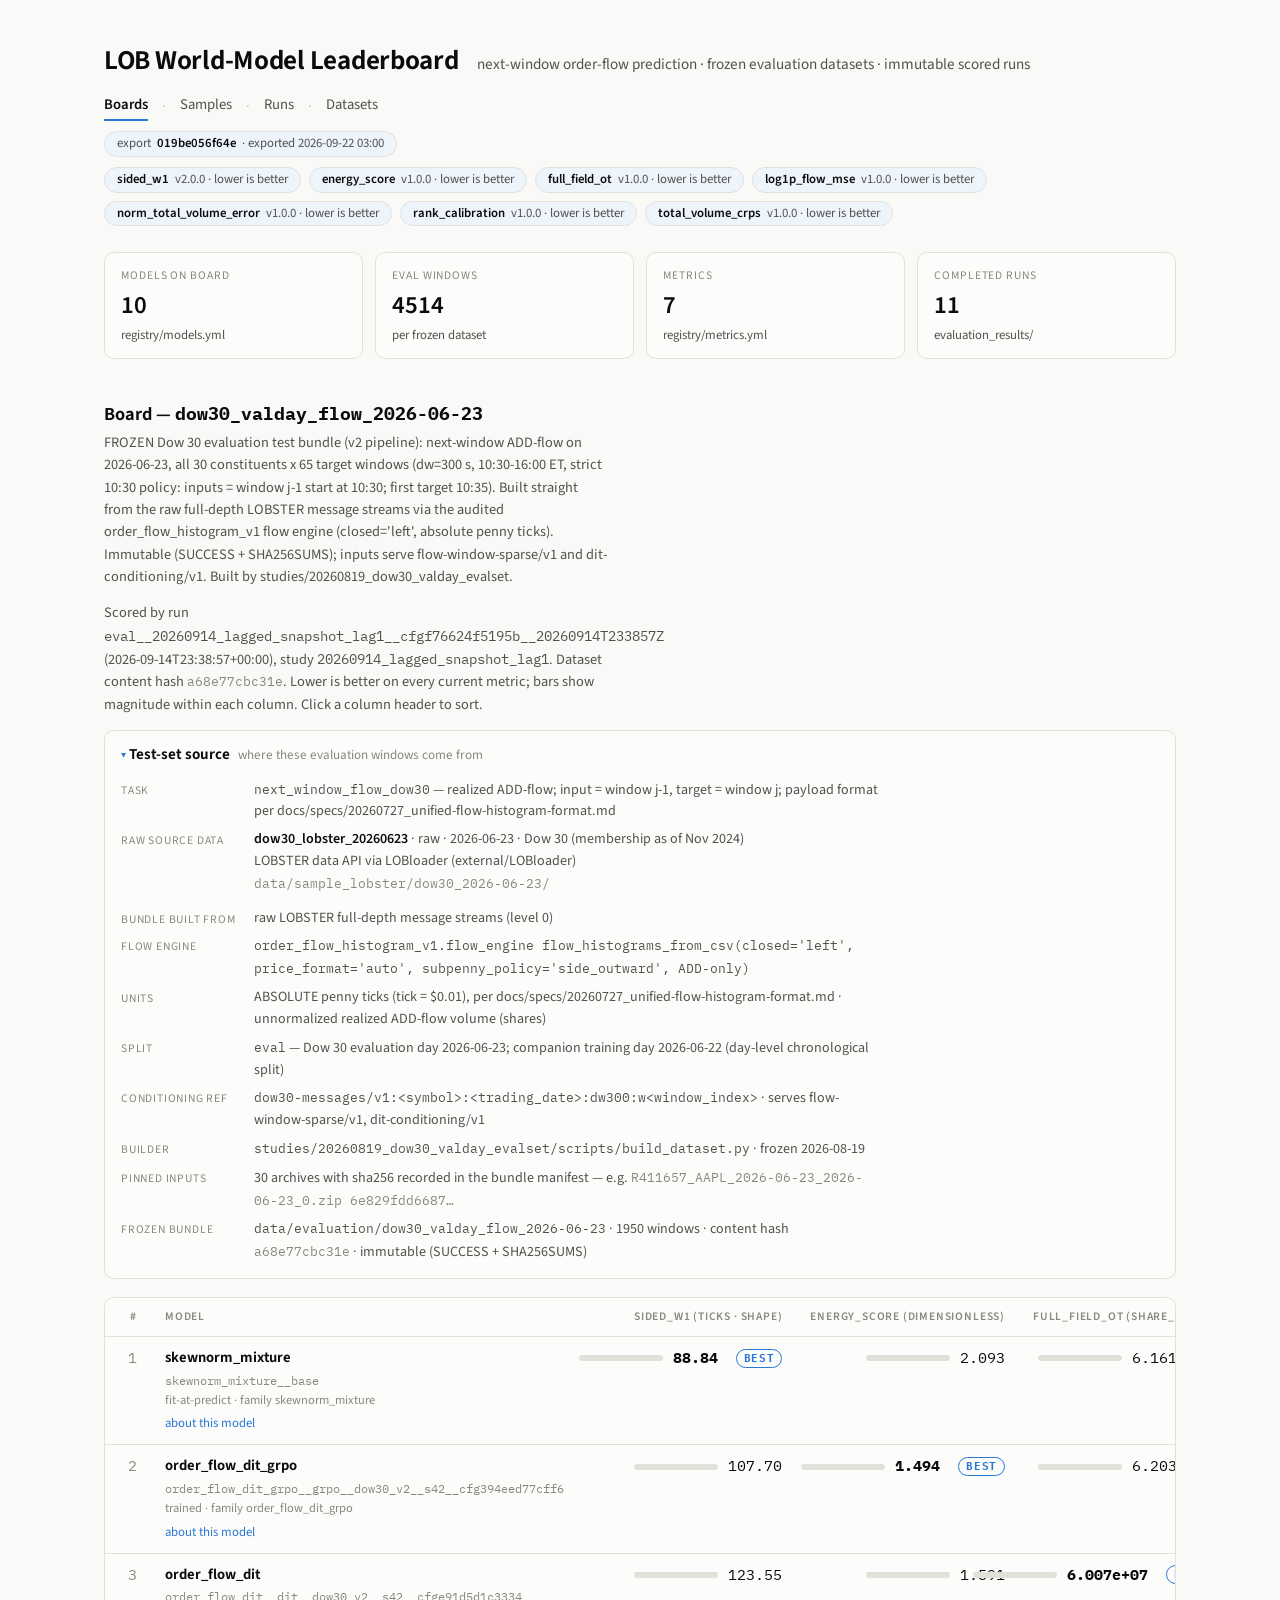
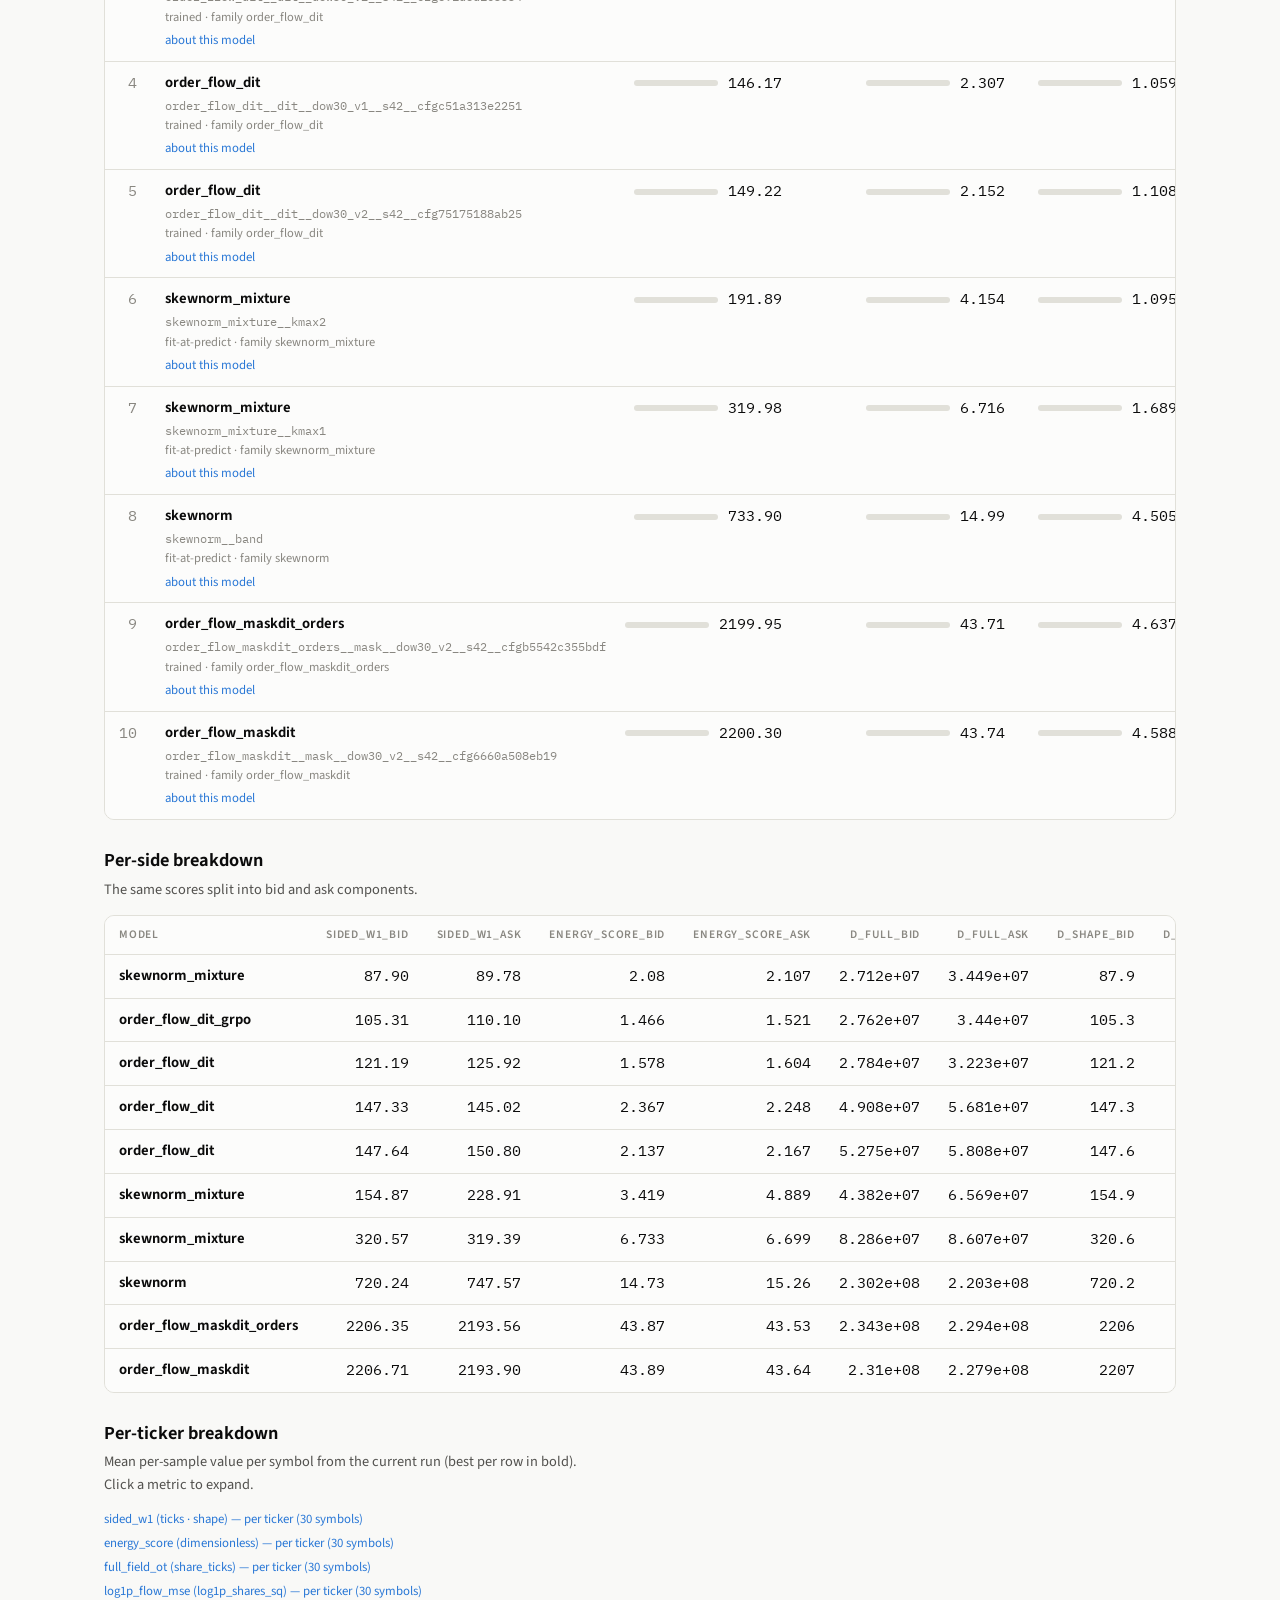
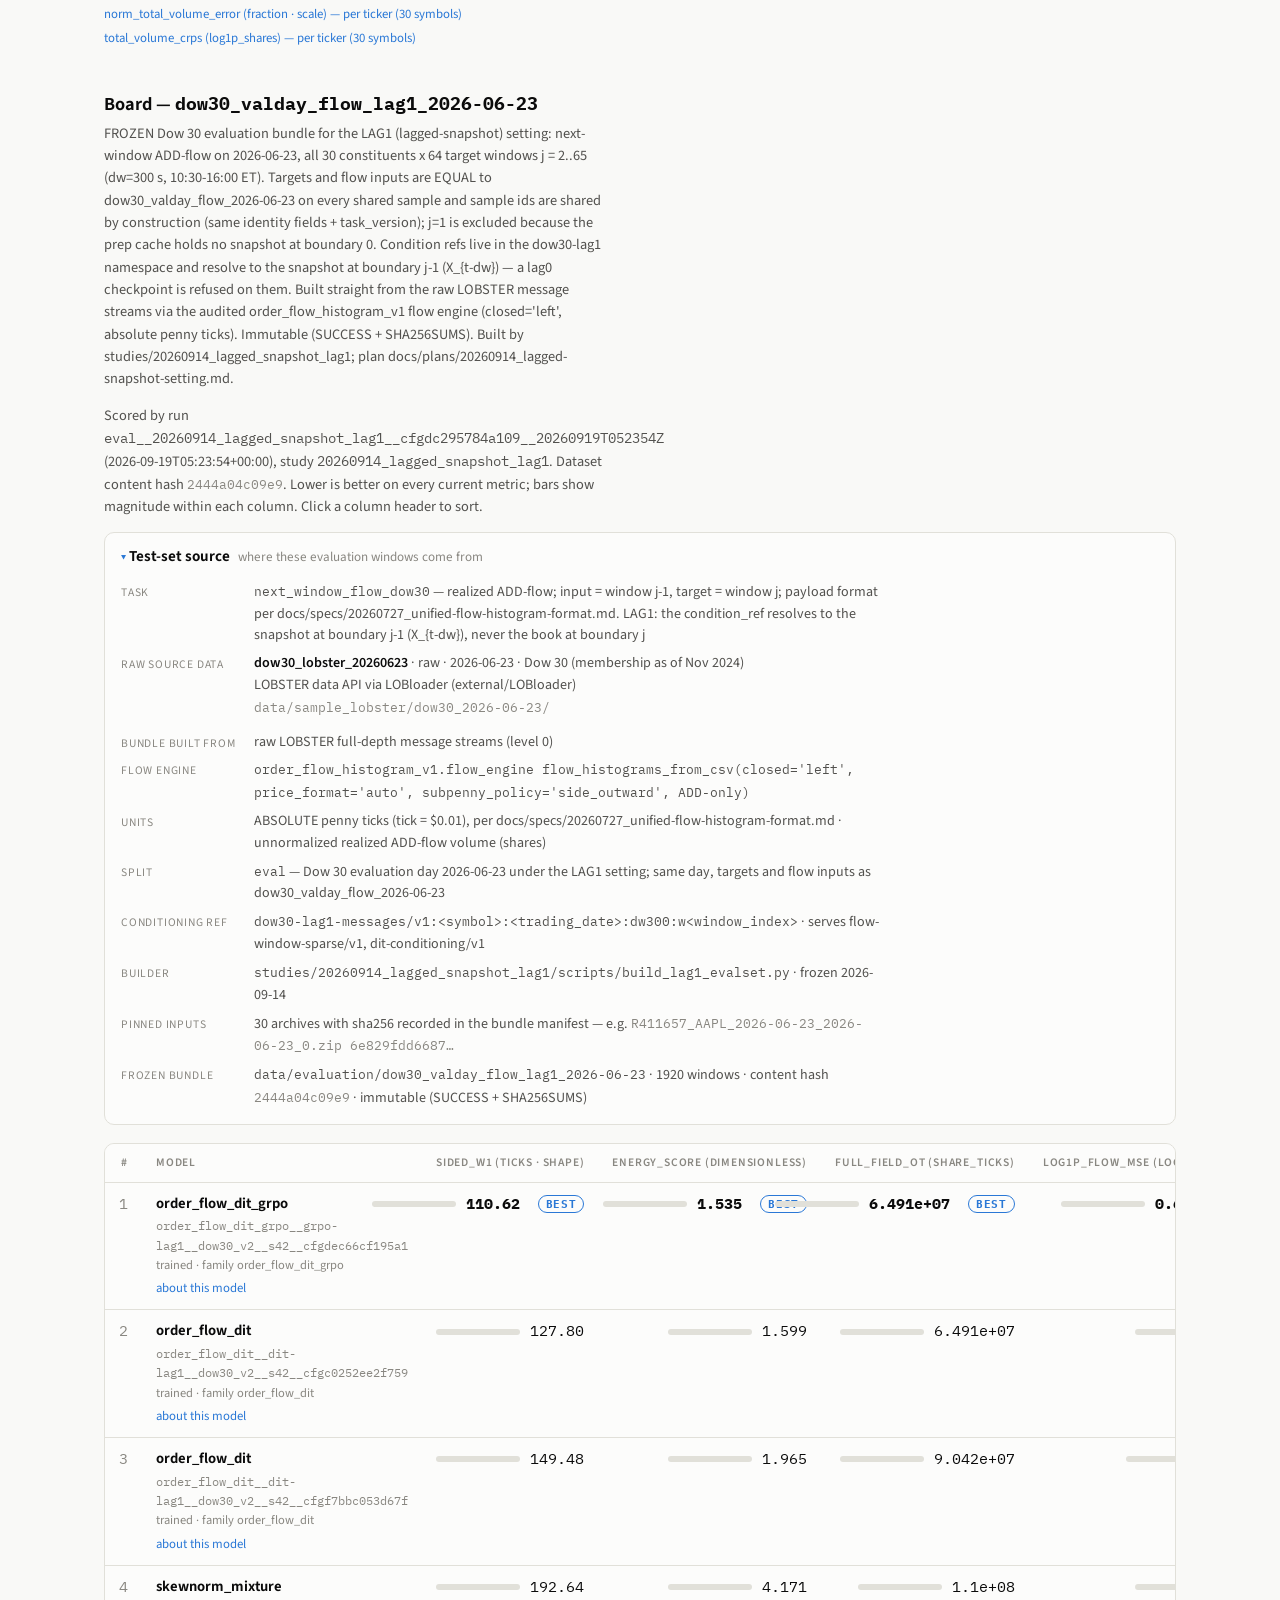
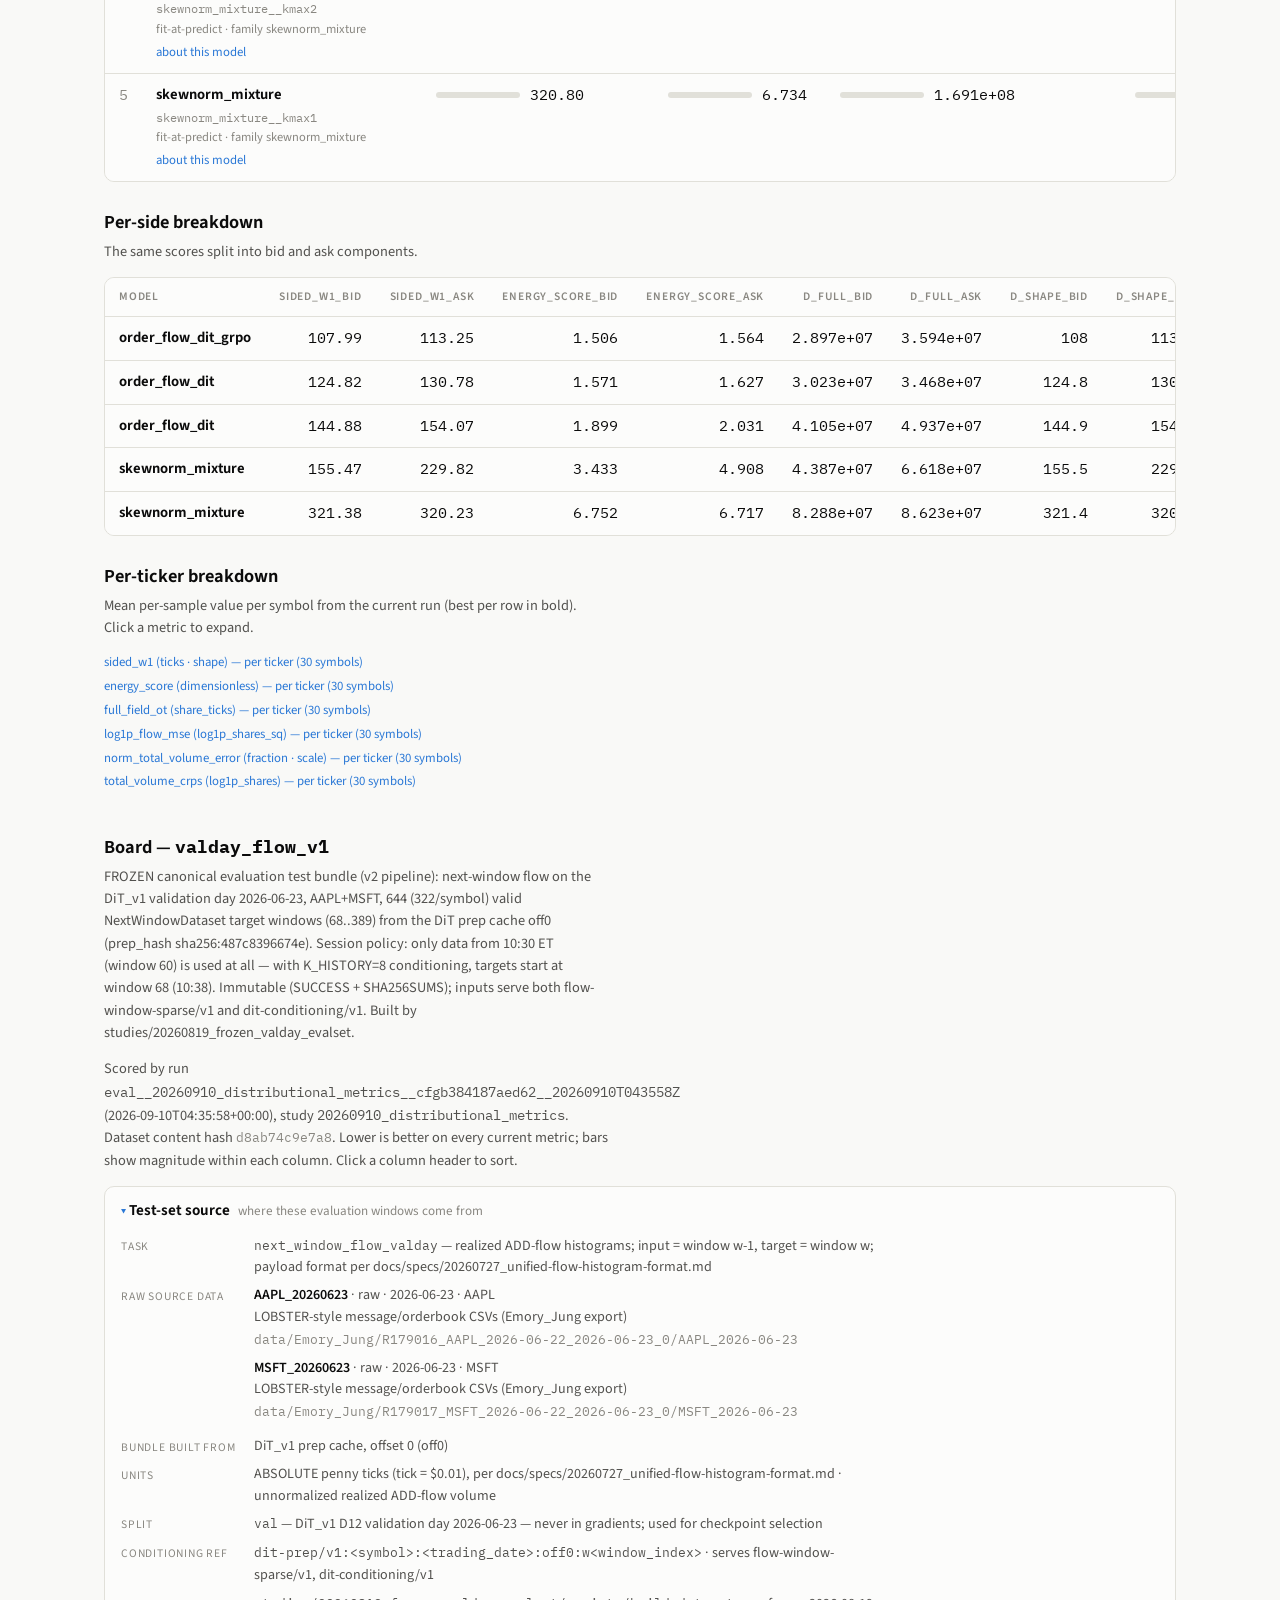
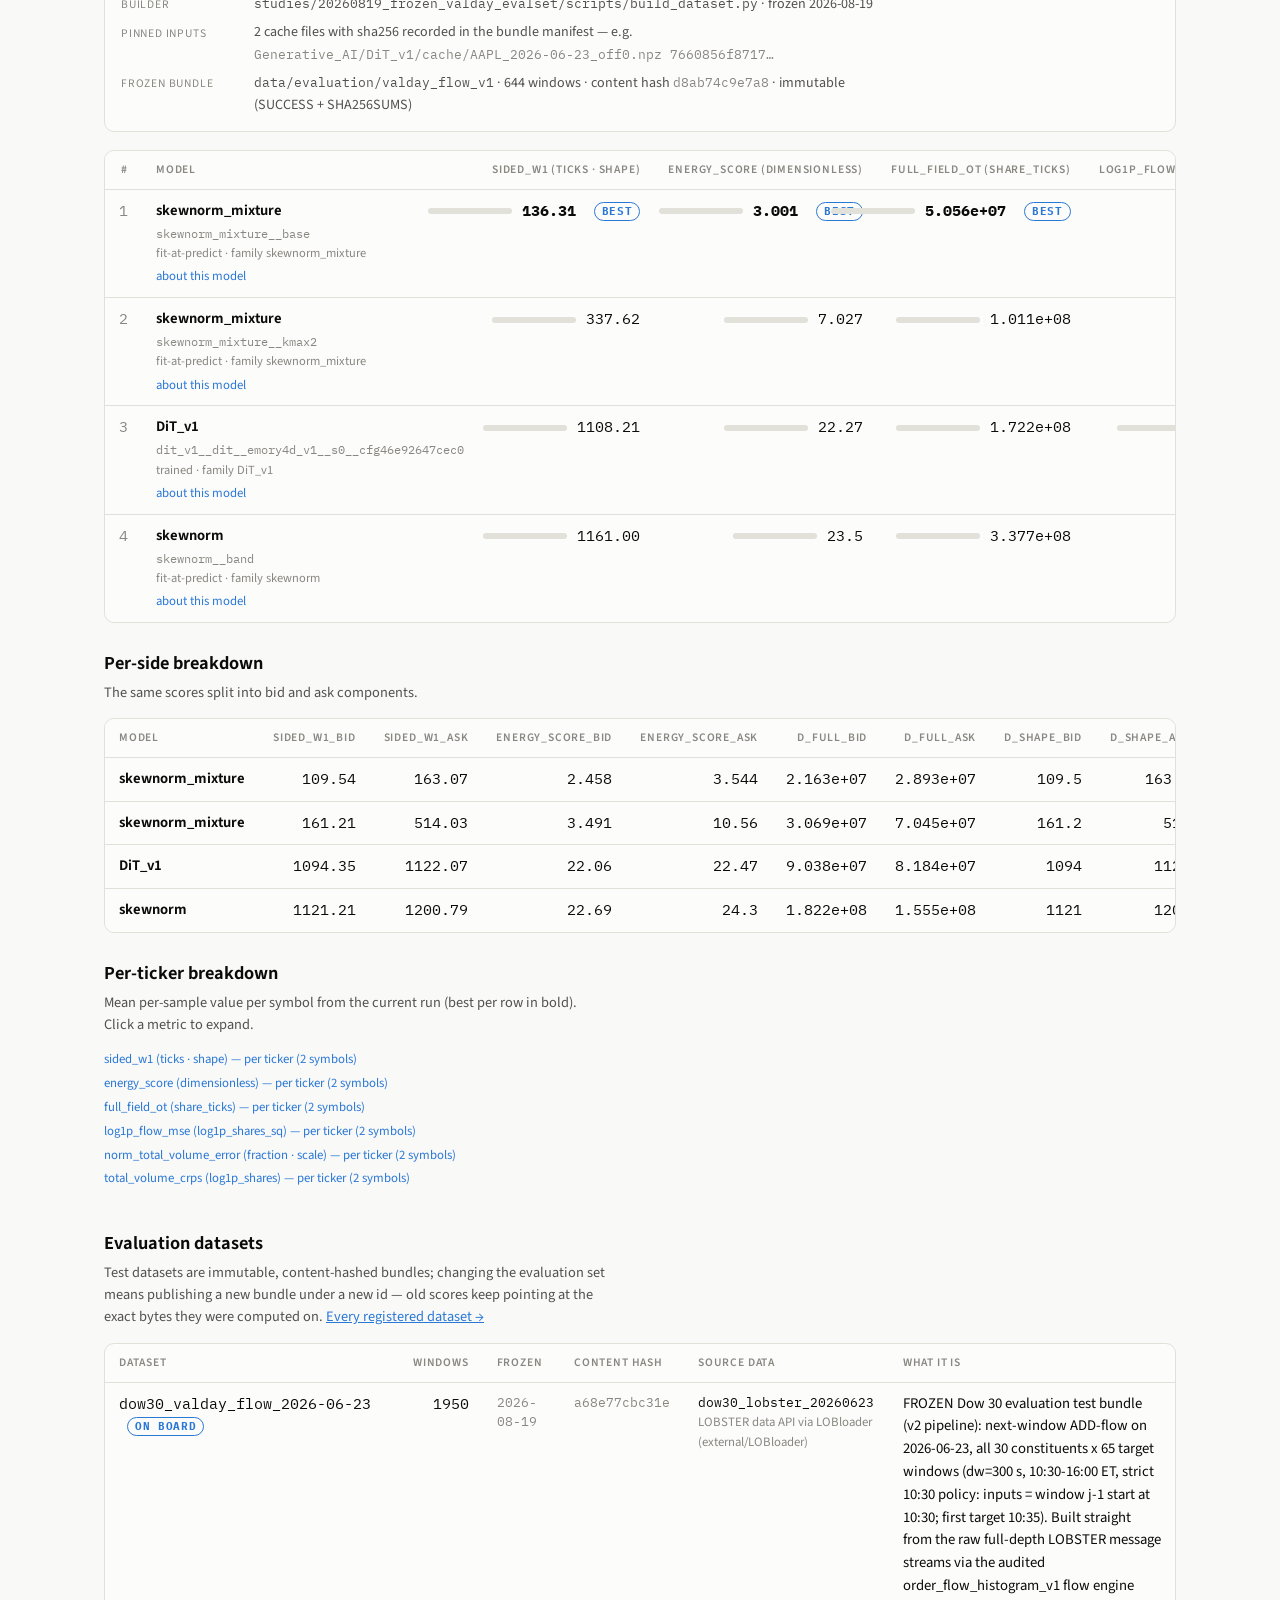
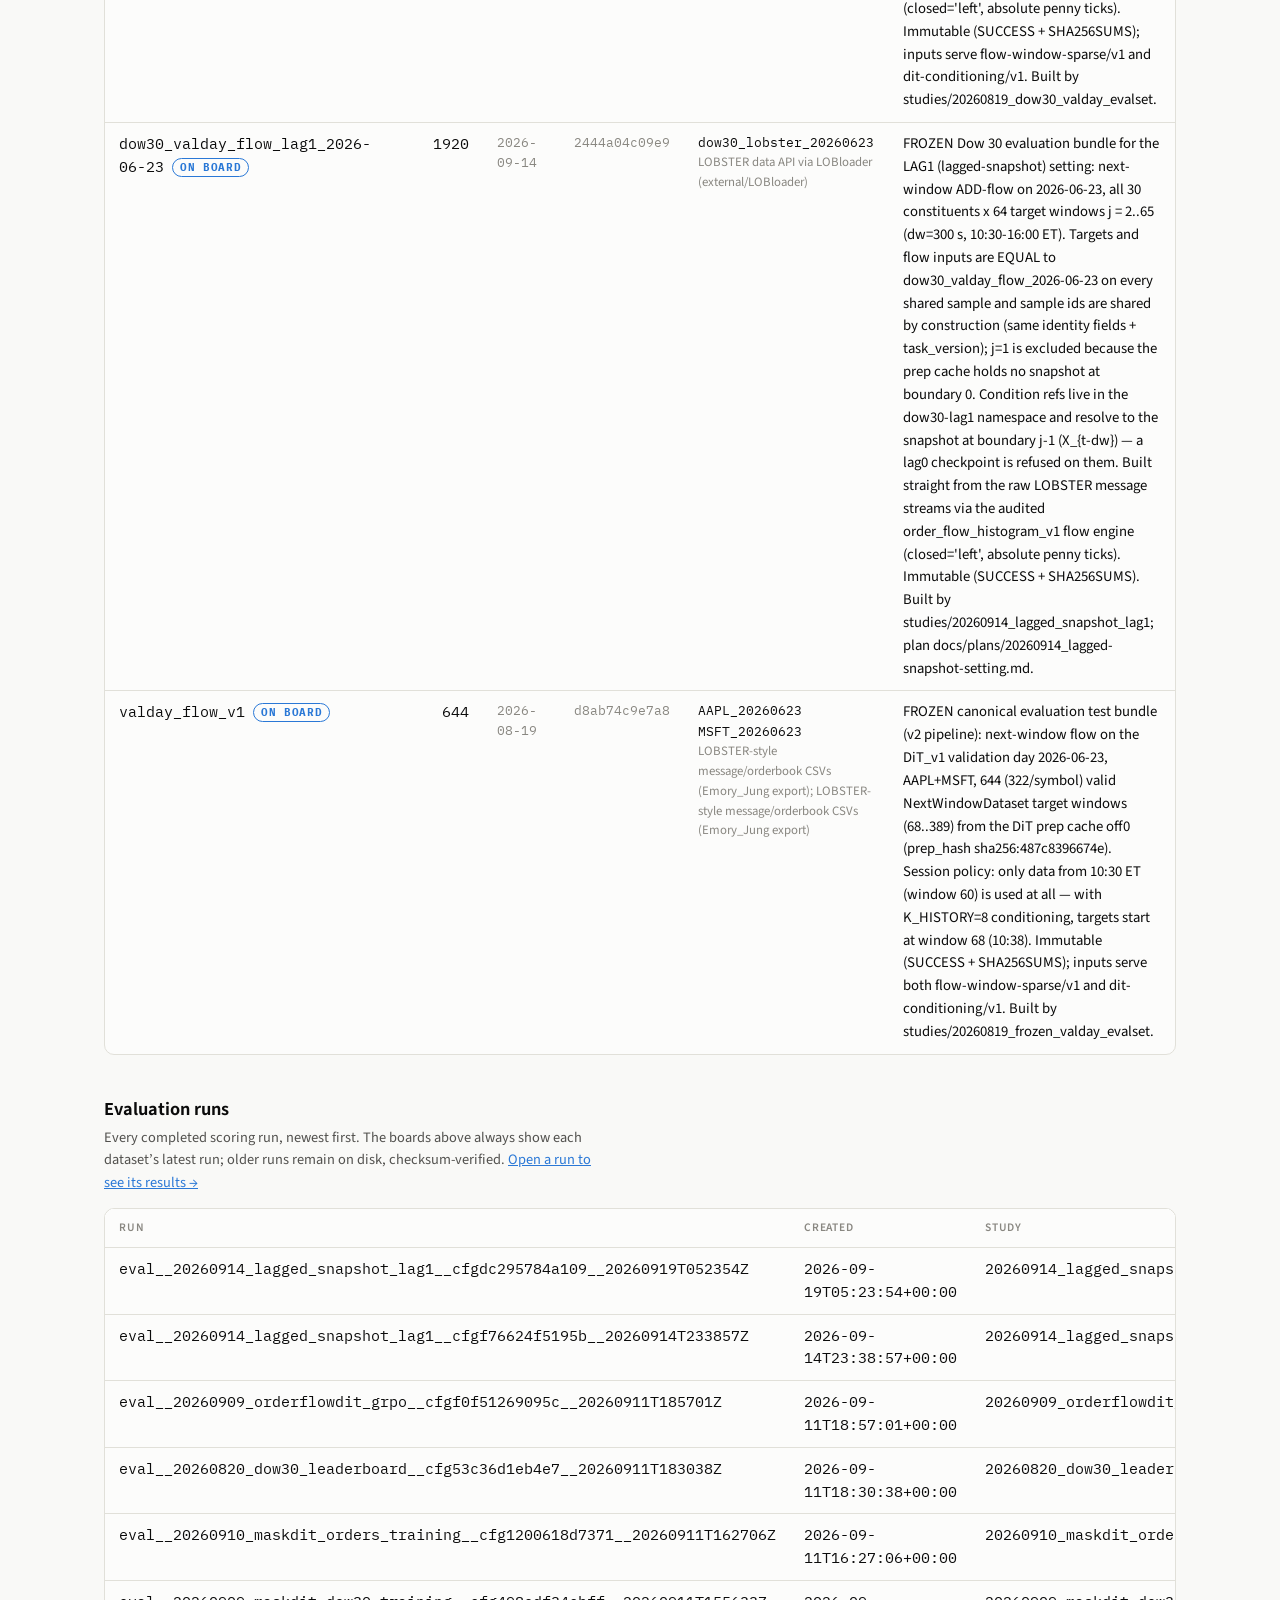
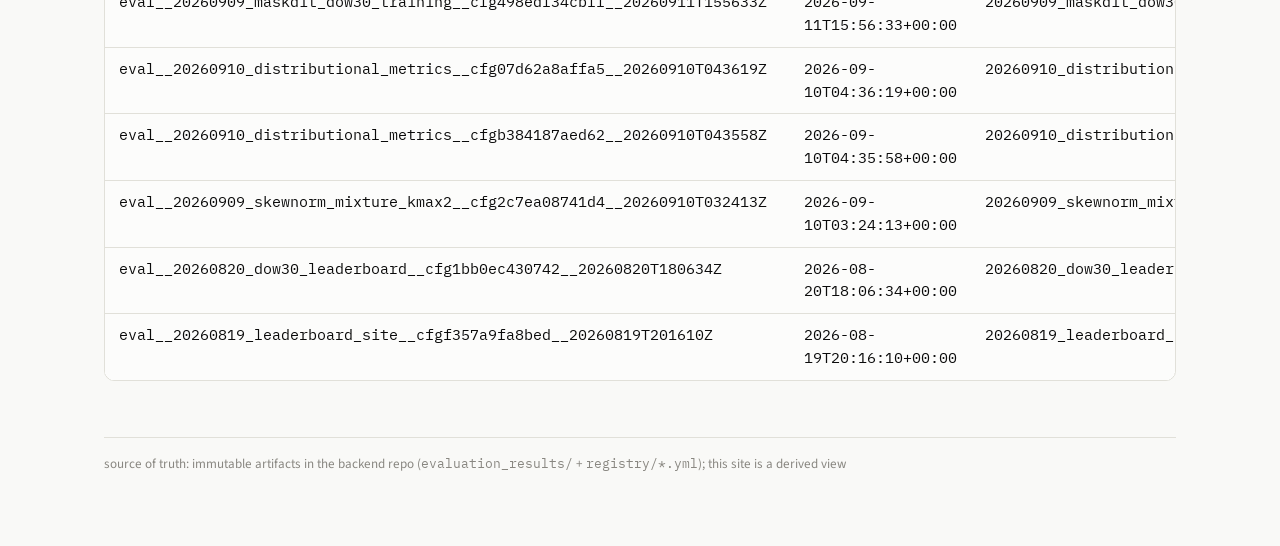
<file: index.html>
<!doctype html>
<html lang="en">
<head>
<meta charset="utf-8">
<meta name="viewport" content="width=device-width, initial-scale=1">
<title>LOB World-Model Leaderboard</title>
<meta name="description" content="Benchmark boards for next-window limit-order-book world models, read straight from the backend's published SQLite export.">
<link rel="icon" href="assets/favicon.svg" type="image/svg+xml">
<link rel="preconnect" href="https://fonts.googleapis.com">
<link rel="preconnect" href="https://fonts.gstatic.com" crossorigin>
<link rel="stylesheet" href="https://fonts.googleapis.com/css2?family=Source+Sans+3:wght@400;600&family=IBM+Plex+Mono:wght@400;500&display=swap">
<link rel="stylesheet" href="assets/style.css">
</head>
<!-- The boards: one section per test dataset (board_runs), then the evaluation
     datasets table and the run log. All content is rendered by js/main.js from
     data/evaluation.sqlite; this file is only the shell. -->
<body data-page="index">
<div class="wrap">

  <header class="masthead">
    <h1>LOB World-Model Leaderboard</h1>
    <span class="sub">next-window order-flow prediction · frozen evaluation datasets · immutable scored runs</span>
  </header>

  <nav class="nav" aria-label="Sections">
    <a href="index.html" aria-current="page">Boards</a>
    <span class="sep">·</span>
    <a href="samples.html">Samples</a>
    <span class="sep">·</span>
    <a href="runs.html">Runs</a>
    <span class="sep">·</span>
    <a href="datasets.html">Datasets</a>
  </nav>

  <div class="chips" id="export-chip"></div>

  <main id="app">
    <p class="loading">Loading the published export…</p>
  </main>

  <footer>
    <span>source of truth: immutable artifacts in the backend repo
      (<span class="mono">evaluation_results/</span> +
      <span class="mono">registry/*.yml</span>); this site is a derived view</span>
  </footer>

</div>

<script src="vendor/sql-wasm.js"></script>
<script src="js/queries.js"></script>
<script src="js/db.js"></script>
<script src="js/render.js"></script>
<script src="js/main.js"></script>
</body>
</html>
</file>
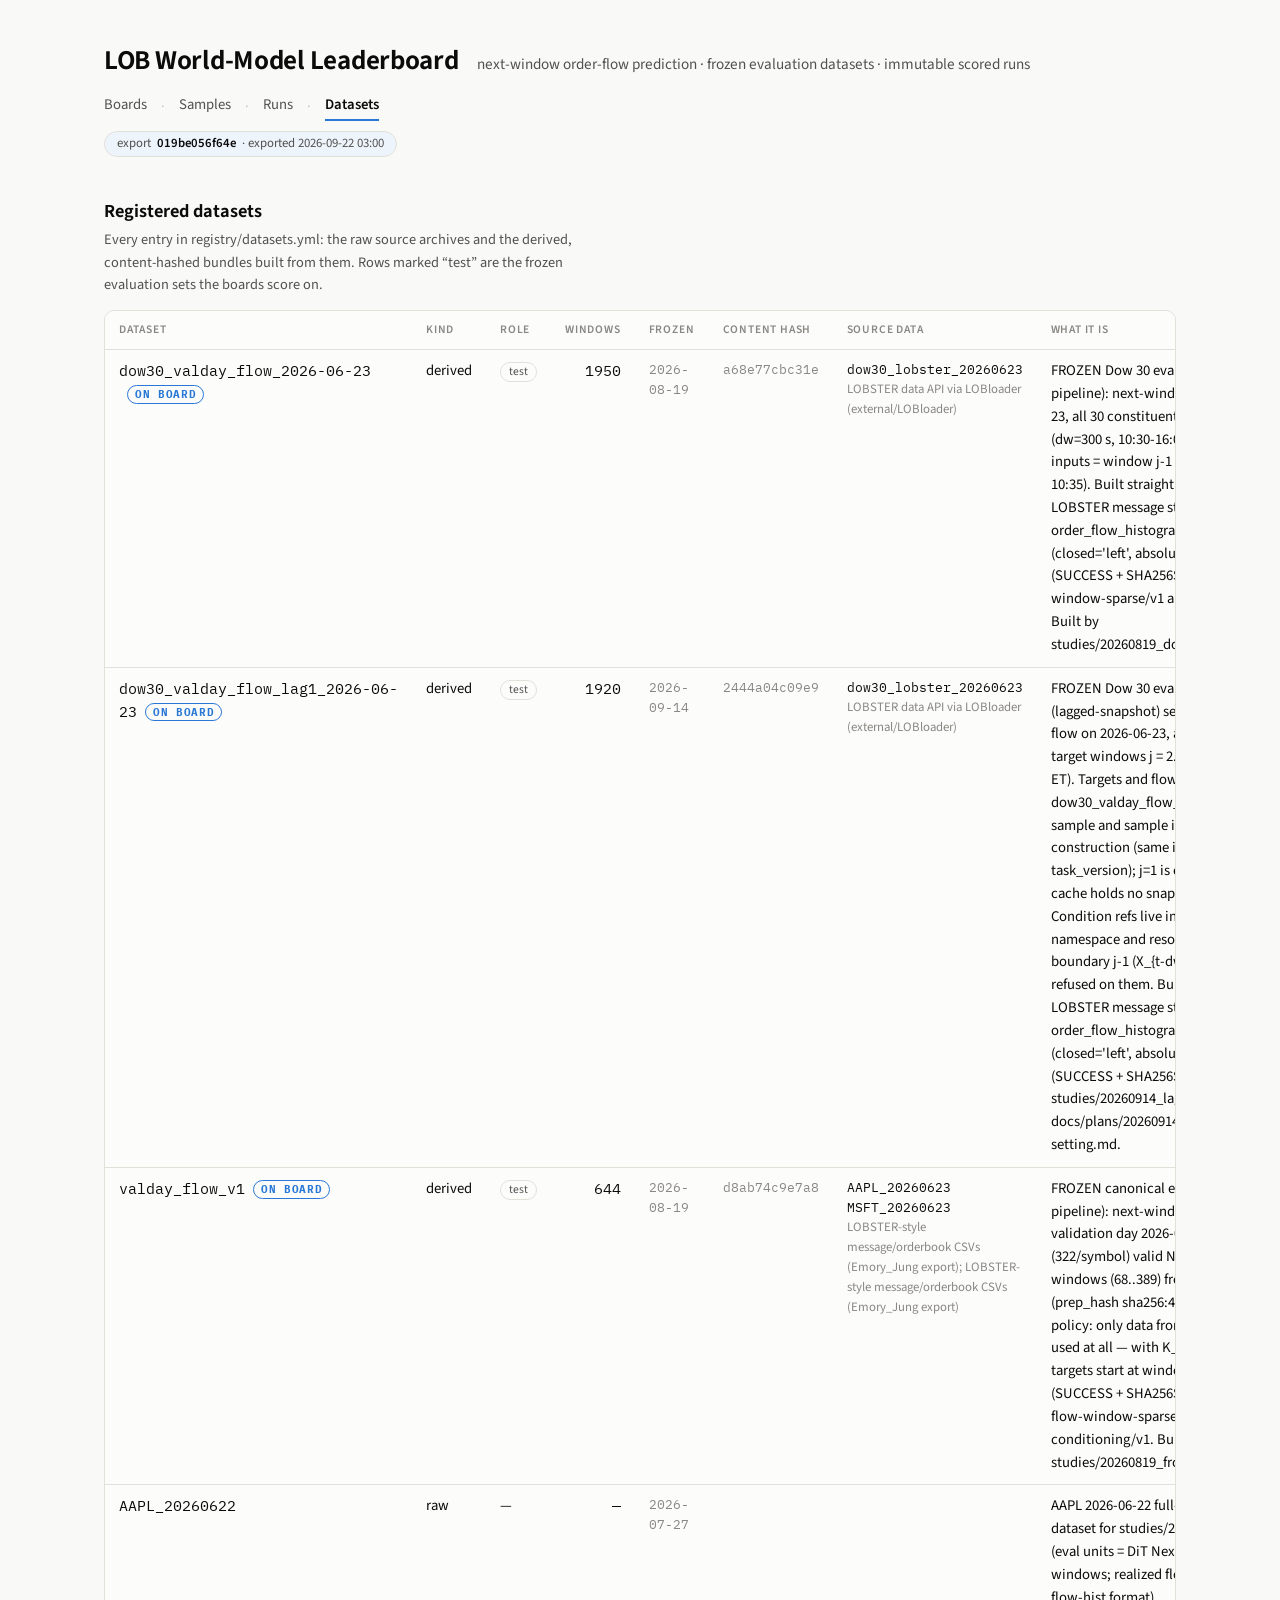
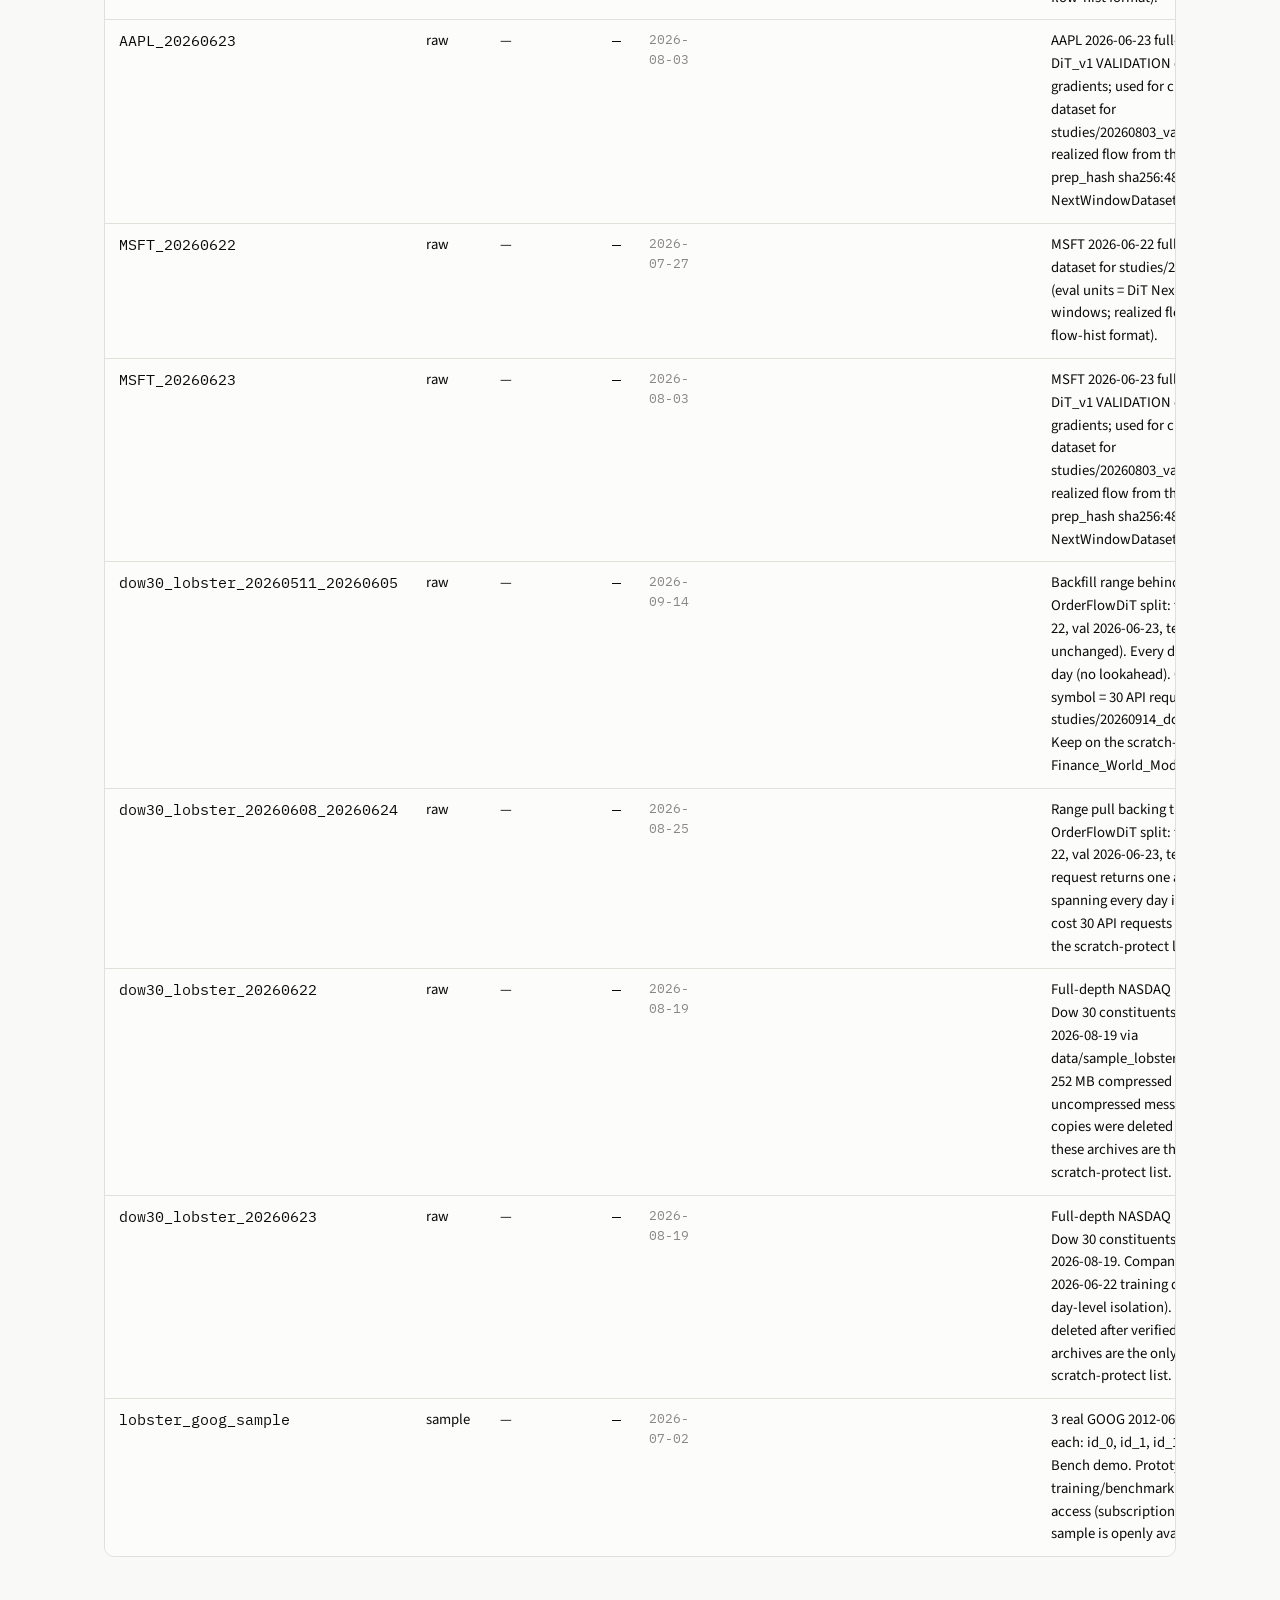
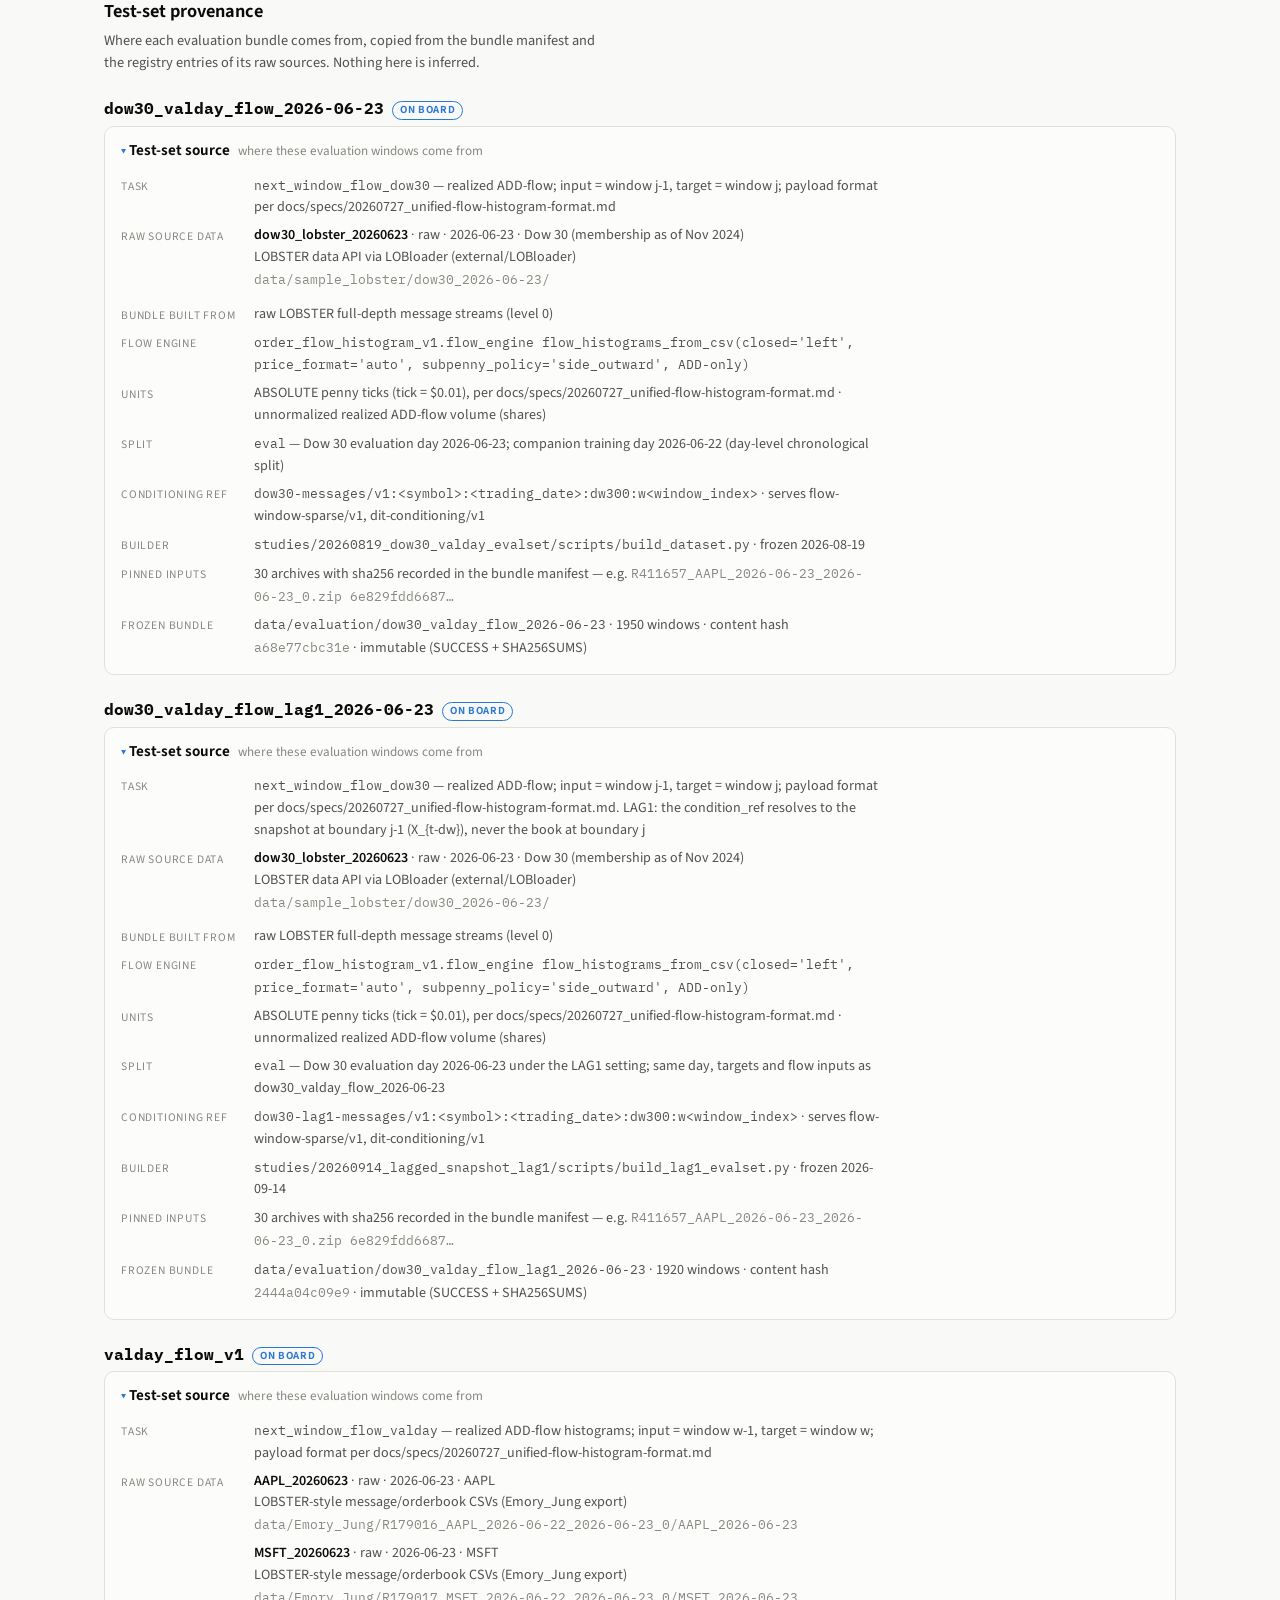
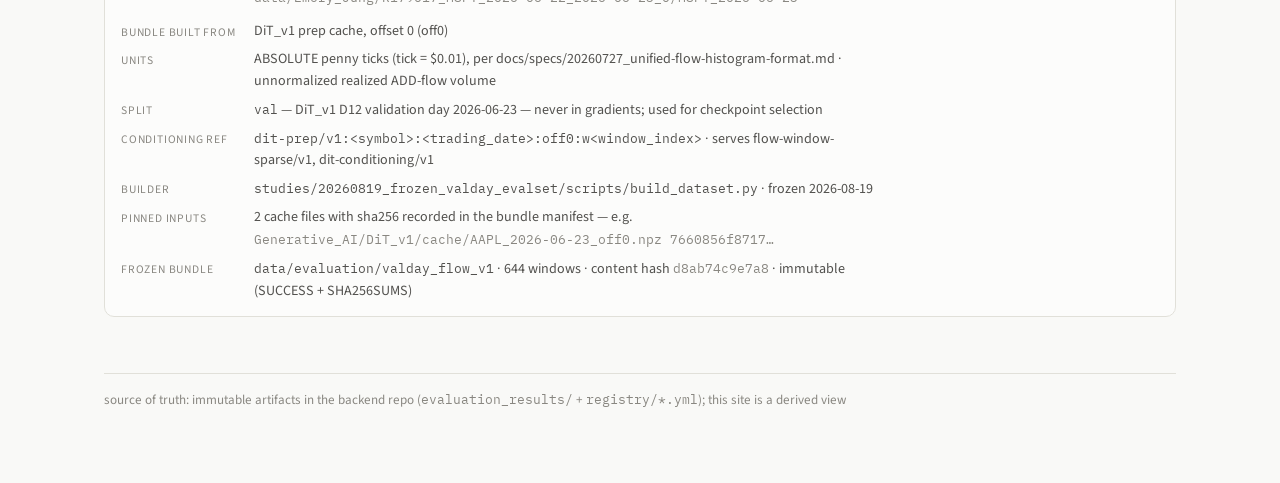
<file: datasets.html>
<!doctype html>
<html lang="en">
<head>
<meta charset="utf-8">
<meta name="viewport" content="width=device-width, initial-scale=1">
<title>Datasets · LOB World-Model Leaderboard</title>
<meta name="description" content="Every dataset in the registry - raw source archives and the derived, content-hashed evaluation bundles built from them.">
<link rel="icon" href="assets/favicon.svg" type="image/svg+xml">
<link rel="preconnect" href="https://fonts.googleapis.com">
<link rel="preconnect" href="https://fonts.gstatic.com" crossorigin>
<link rel="stylesheet" href="https://fonts.googleapis.com/css2?family=Source+Sans+3:wght@400;600&family=IBM+Plex+Mono:wght@400;500&display=swap">
<link rel="stylesheet" href="assets/style.css">
</head>
<!-- Every entry in the `datasets` table (raw sources and derived bundles), plus
     the full provenance block of each role='test' evaluation bundle. Rendered by
     js/main.js from data/evaluation.sqlite. -->
<body data-page="datasets">
<div class="wrap">

  <header class="masthead">
    <h1>LOB World-Model Leaderboard</h1>
    <span class="sub">next-window order-flow prediction · frozen evaluation datasets · immutable scored runs</span>
  </header>

  <nav class="nav" aria-label="Sections">
    <a href="index.html">Boards</a>
    <span class="sep">·</span>
    <a href="samples.html">Samples</a>
    <span class="sep">·</span>
    <a href="runs.html">Runs</a>
    <span class="sep">·</span>
    <a href="datasets.html" aria-current="page">Datasets</a>
  </nav>

  <div class="chips" id="export-chip"></div>

  <main id="app">
    <p class="loading">Loading the dataset registry…</p>
  </main>

  <footer>
    <span>source of truth: immutable artifacts in the backend repo
      (<span class="mono">evaluation_results/</span> +
      <span class="mono">registry/*.yml</span>); this site is a derived view</span>
  </footer>

</div>

<script src="vendor/sql-wasm.js"></script>
<script src="js/queries.js"></script>
<script src="js/db.js"></script>
<script src="js/render.js"></script>
<script src="js/main.js"></script>
</body>
</html>
</file>
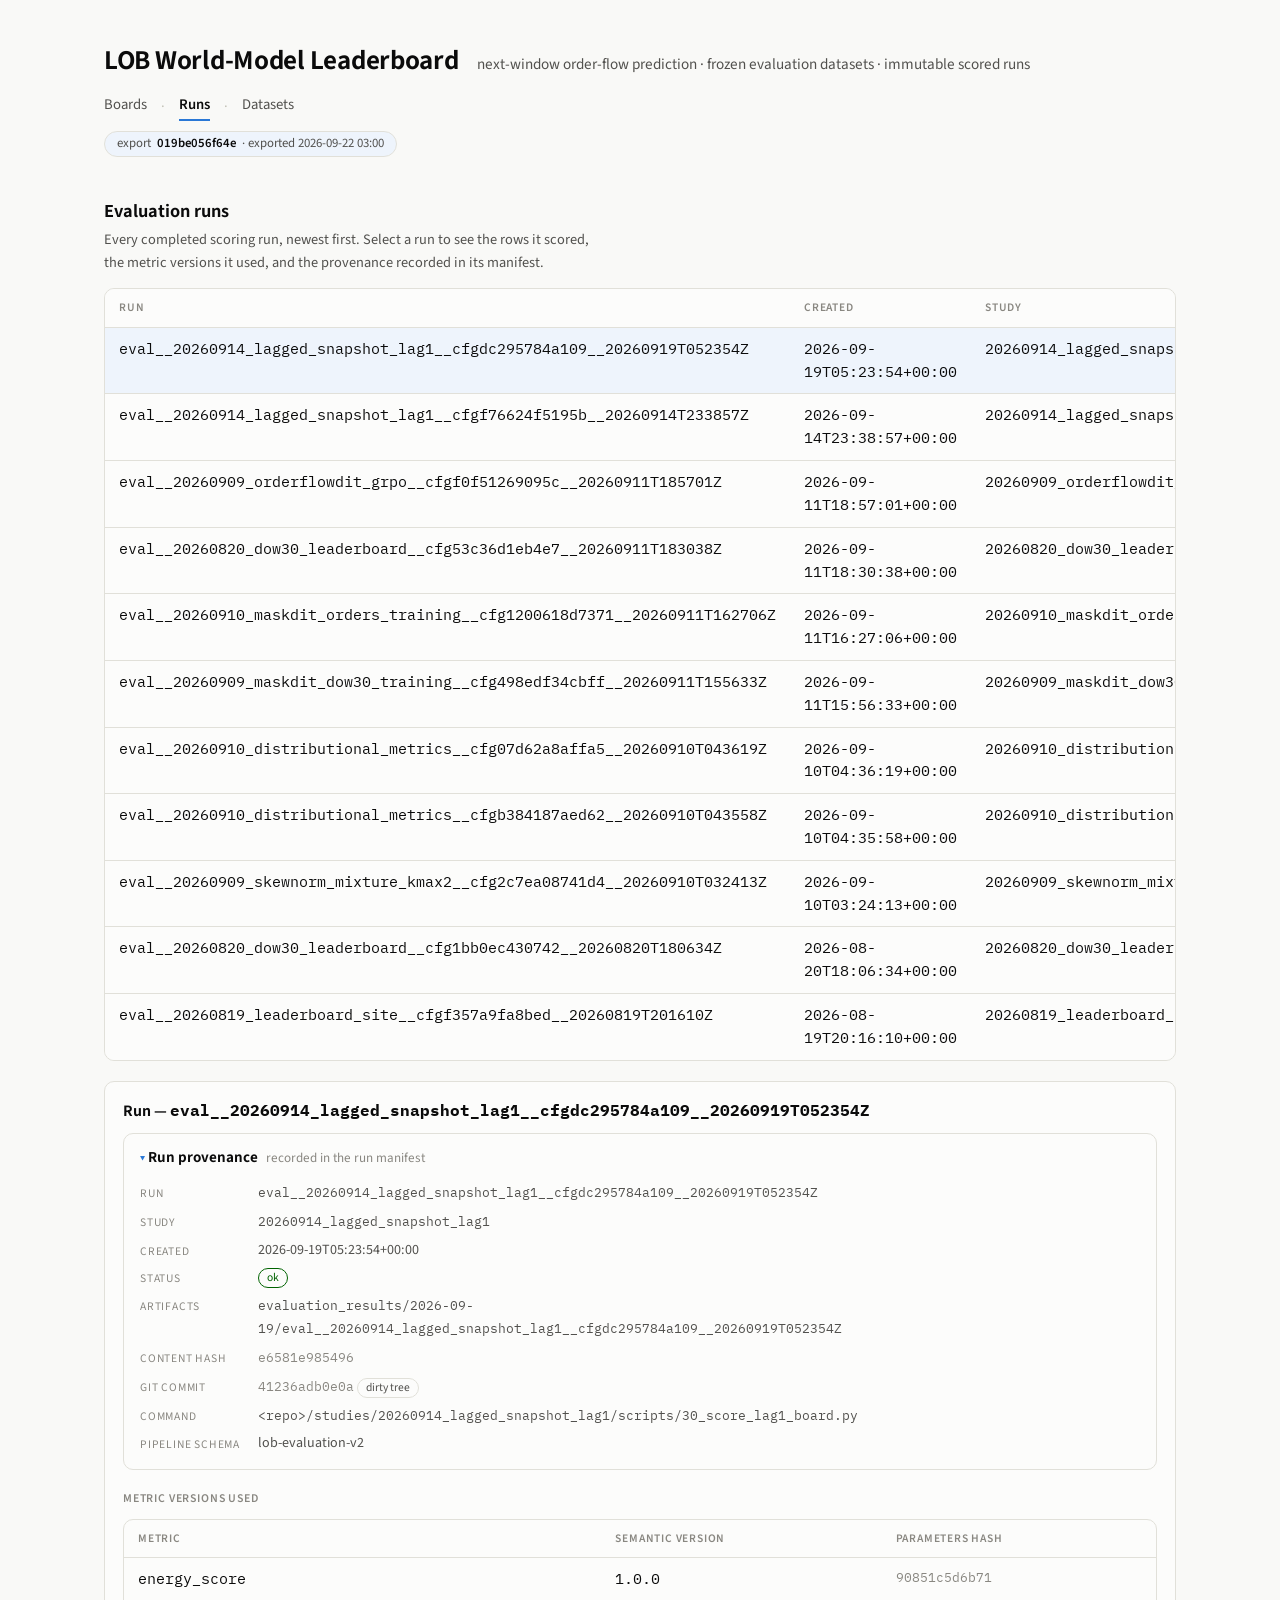
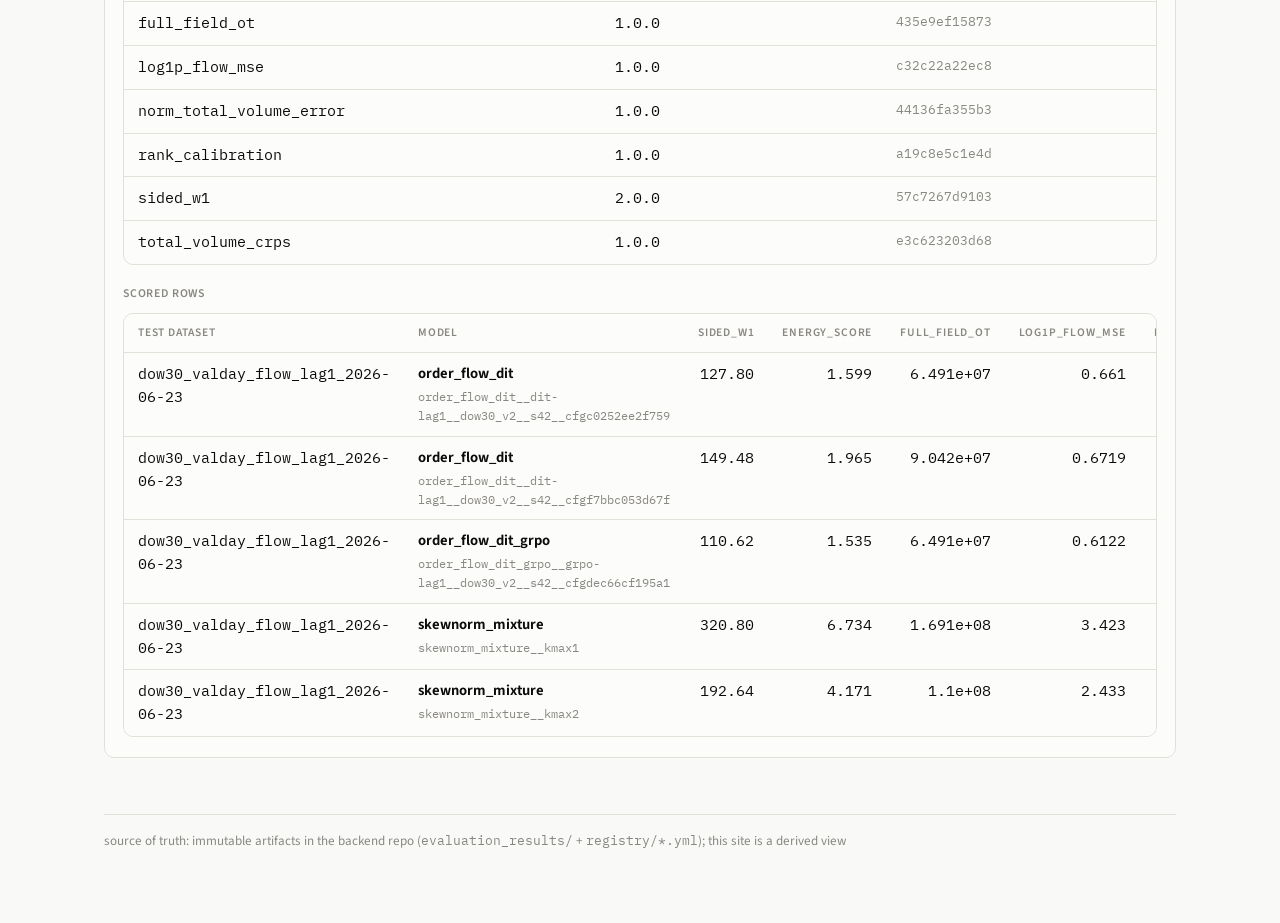
<file: runs.html>
<!doctype html>
<html lang="en">
<head>
<meta charset="utf-8">
<meta name="viewport" content="width=device-width, initial-scale=1">
<title>Run log · LOB World-Model Leaderboard</title>
<meta name="description" content="Every completed scoring run: its results rows, the metric versions it used, and the provenance recorded in its manifest.">
<link rel="icon" href="assets/favicon.svg" type="image/svg+xml">
<link rel="preconnect" href="https://fonts.googleapis.com">
<link rel="preconnect" href="https://fonts.gstatic.com" crossorigin>
<link rel="stylesheet" href="https://fonts.googleapis.com/css2?family=Source+Sans+3:wght@400;600&family=IBM+Plex+Mono:wght@400;500&display=swap">
<link rel="stylesheet" href="assets/style.css">
</head>
<!-- The full run log. Selecting a run renders its scored rows (model x metric),
     the metric versions/parameters it ran, and its manifest provenance (study,
     git commit, command). Rendered by js/main.js from data/evaluation.sqlite. -->
<body data-page="runs">
<div class="wrap">

  <header class="masthead">
    <h1>LOB World-Model Leaderboard</h1>
    <span class="sub">next-window order-flow prediction · frozen evaluation datasets · immutable scored runs</span>
  </header>

  <nav class="nav" aria-label="Sections">
    <a href="index.html">Boards</a>
    <span class="sep">·</span>
    <a href="runs.html" aria-current="page">Runs</a>
    <span class="sep">·</span>
    <a href="datasets.html">Datasets</a>
  </nav>

  <div class="chips" id="export-chip"></div>

  <main id="app">
    <p class="loading">Loading the run log…</p>
  </main>

  <footer>
    <span>source of truth: immutable artifacts in the backend repo
      (<span class="mono">evaluation_results/</span> +
      <span class="mono">registry/*.yml</span>); this site is a derived view</span>
  </footer>

</div>

<script src="vendor/sql-wasm.js"></script>
<script src="js/queries.js"></script>
<script src="js/db.js"></script>
<script src="js/render.js"></script>
<script src="js/main.js"></script>
</body>
</html>
</file>
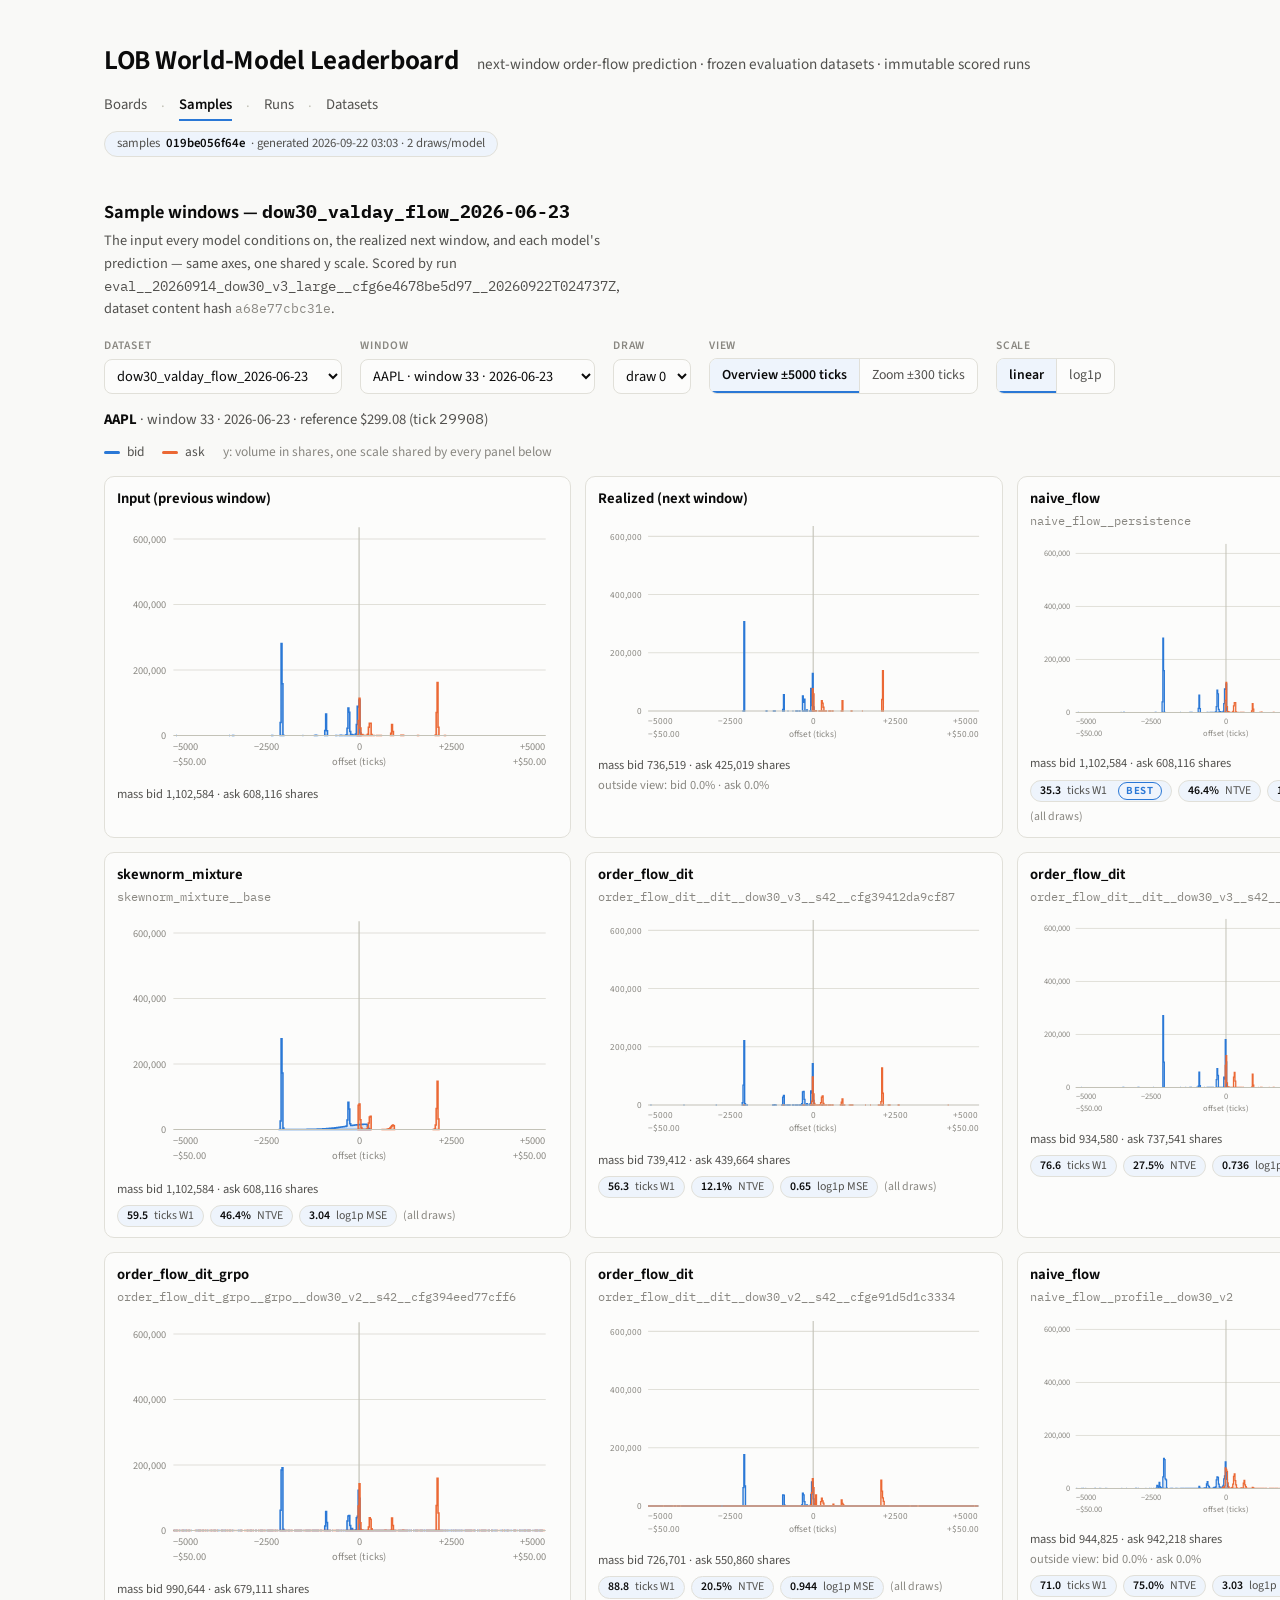
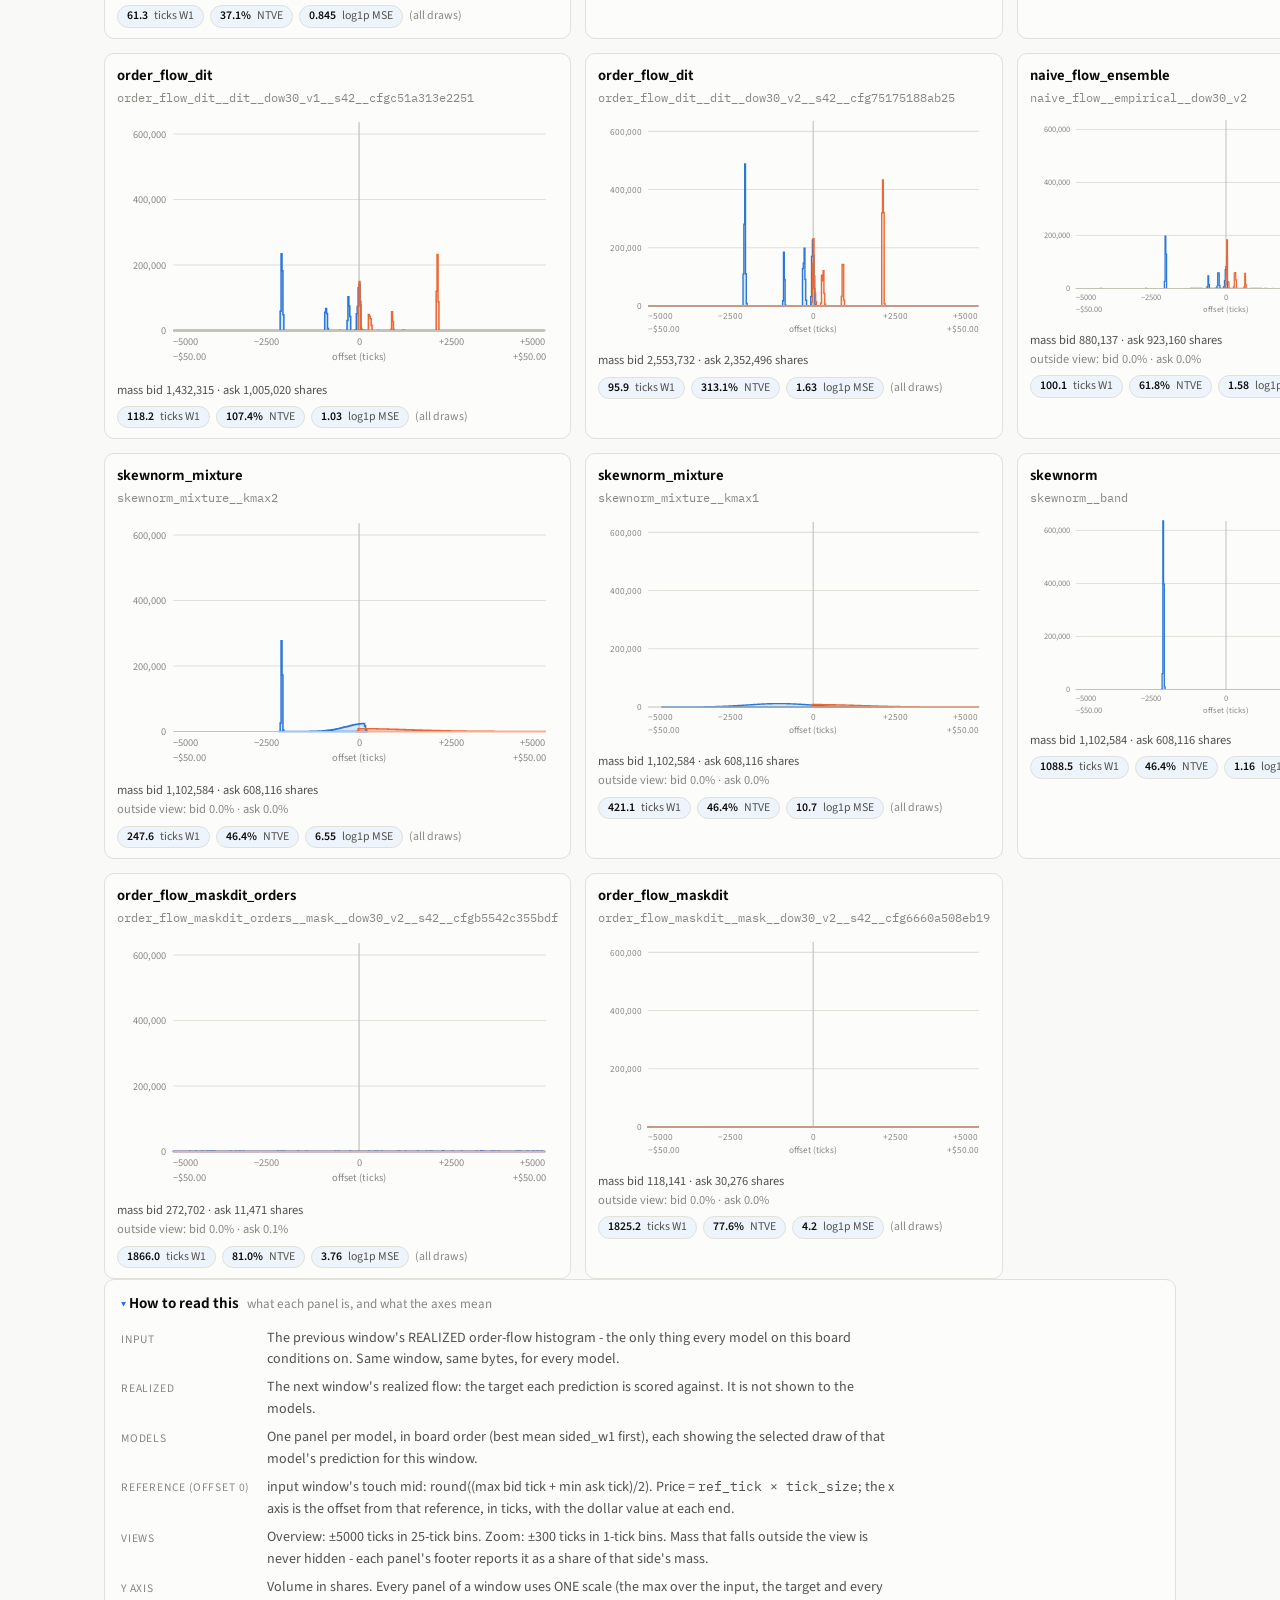
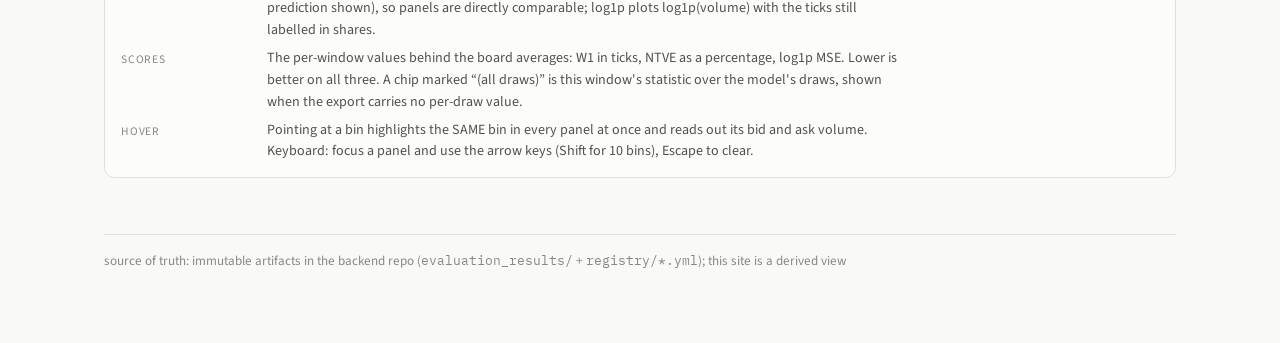
<file: samples.html>
<!doctype html>
<html lang="en">
<head>
<meta charset="utf-8">
<meta name="viewport" content="width=device-width, initial-scale=1">
<title>Samples · LOB World-Model Leaderboard</title>
<meta name="description" content="Per evaluation window: the input order-flow histogram every model conditions on, the realized next window, and each model's predicted draw - same axes, same scale.">
<link rel="icon" href="assets/favicon.svg" type="image/svg+xml">
<link rel="preconnect" href="https://fonts.googleapis.com">
<link rel="preconnect" href="https://fonts.gstatic.com" crossorigin>
<link rel="stylesheet" href="https://fonts.googleapis.com/css2?family=Source+Sans+3:wght@400;600&family=IBM+Plex+Mono:wght@400;500&display=swap">
<link rel="stylesheet" href="assets/style.css">
</head>
<!-- The pictures behind the board numbers: for one evaluation window, the INPUT
     histogram (previous window) every model conditions on, the realized TARGET
     (next window), and each model's predicted draw - one small multiple each, on
     identical axes and one shared y scale. Rendered by js/samples.js from
     data/samples.json; this file is only the shell. -->
<body data-page="samples">
<div class="wrap">

  <header class="masthead">
    <h1>LOB World-Model Leaderboard</h1>
    <span class="sub">next-window order-flow prediction · frozen evaluation datasets · immutable scored runs</span>
  </header>

  <nav class="nav" aria-label="Sections">
    <a href="index.html">Boards</a>
    <span class="sep">·</span>
    <a href="samples.html" aria-current="page">Samples</a>
    <span class="sep">·</span>
    <a href="runs.html">Runs</a>
    <span class="sep">·</span>
    <a href="datasets.html">Datasets</a>
  </nav>

  <div class="chips" id="export-chip"></div>

  <main id="app">
    <p class="loading">Loading the sample windows…</p>
  </main>

  <footer>
    <span>source of truth: immutable artifacts in the backend repo
      (<span class="mono">evaluation_results/</span> +
      <span class="mono">registry/*.yml</span>); this site is a derived view</span>
  </footer>

</div>

<script src="js/render.js"></script>
<script src="js/samples.js"></script>
</body>
</html>
</file>
<file: assets/style.css>
/* LOB World-Model Leaderboard — stylesheet.
 *
 * Design tokens + table/provenance rules ported verbatim from the backend's
 * src/leaderboard_site/render.py (_CSS) so this sql.js-driven site renders the
 * same visual result as the Python one-shot renderer. Light + dark themes are
 * token-driven (prefers-color-scheme, overridable with data-theme on <html>);
 * every numeric column uses tabular figures.
 *
 * Additions beyond the port: .nav (multi-page site), .empty (no-data state),
 * .detailcard / tr.clickable (the run log's per-run detail panel).
 */

:root {
  color-scheme: light;
  --page: #f9f9f7; --surface: #fcfcfb; --ink: #0b0b0b; --ink-2: #52514e;
  --muted: #898781; --hairline: #e1e0d9; --baseline: #c3c2b7;
  --accent: #2a78d6; --accent-soft: #cde2fb; --bar: #2a78d6;
  --chip-bg: #eef4fc; --good: #006300;
  --ring: rgba(11,11,11,0.10);
  /* categorical series slots 1 & 2 (bid, ask) - see js/samples.js */
  --series-bid: #2a78d6; --series-ask: #eb6834;
  --band: rgba(11,11,11,0.06); --crosshair: #898781;
}
@media (prefers-color-scheme: dark) {
  :root:not([data-theme="light"]) {
    color-scheme: dark;
    --page: #0d0d0d; --surface: #1a1a19; --ink: #ffffff; --ink-2: #c3c2b7;
    --muted: #898781; --hairline: #2c2c2a; --baseline: #383835;
    --accent: #3987e5; --accent-soft: #184f95; --bar: #3987e5;
    --chip-bg: #10233c; --good: #0ca30c;
    --ring: rgba(255,255,255,0.10);
    --series-bid: #3987e5; --series-ask: #d95926;
    --band: rgba(255,255,255,0.10); --crosshair: #898781;
  }
}
:root[data-theme="dark"] {
  color-scheme: dark;
  --page: #0d0d0d; --surface: #1a1a19; --ink: #ffffff; --ink-2: #c3c2b7;
  --muted: #898781; --hairline: #2c2c2a; --baseline: #383835;
  --accent: #3987e5; --accent-soft: #184f95; --bar: #3987e5;
  --chip-bg: #10233c; --good: #0ca30c;
  --ring: rgba(255,255,255,0.10);
  --series-bid: #3987e5; --series-ask: #d95926;
  --band: rgba(255,255,255,0.10); --crosshair: #898781;
}
* { box-sizing: border-box; }
body {
  margin: 0; background: var(--page); color: var(--ink);
  font: 16px/1.55 "Source Sans 3", system-ui, -apple-system, "Segoe UI", sans-serif;
}
.mono { font-family: "IBM Plex Mono", ui-monospace, "SF Mono", Menlo, Consolas, monospace; }
.wrap { max-width: 1120px; margin: 0 auto; padding: 40px 24px 72px; }
header.masthead { display: flex; flex-wrap: wrap; align-items: baseline; gap: 12px 18px; margin-bottom: 6px; }
h1 { font-size: 1.7rem; font-weight: 650; letter-spacing: -0.01em; margin: 0; text-wrap: balance; }
.masthead .sub { color: var(--ink-2); font-size: .95rem; }
.chips { display: flex; flex-wrap: wrap; gap: 8px; margin: 10px 0 0; }
.chip {
  display: inline-flex; align-items: center; gap: 6px;
  background: var(--chip-bg); color: var(--ink-2);
  border: 1px solid var(--hairline); border-radius: 999px;
  padding: 2px 12px; font-size: .8rem;
}
.chip b { color: var(--ink); font-weight: 600; }
.tiles { display: grid; grid-template-columns: repeat(auto-fit, minmax(150px, 1fr)); gap: 12px; margin: 26px 0 34px; }
.tile {
  background: var(--surface); border: 1px solid var(--hairline);
  border-radius: 10px; padding: 14px 16px 12px;
}
.tile .k { font-size: .72rem; text-transform: uppercase; letter-spacing: .08em; color: var(--muted); }
.tile .v { font-size: 1.55rem; font-weight: 600; font-variant-numeric: tabular-nums; margin-top: 2px; }
.tile .d { font-size: .8rem; color: var(--ink-2); }
section { margin: 40px 0; }
h2 { font-size: 1.15rem; font-weight: 650; margin: 0 0 4px; }
h3 { font-size: 1rem; font-weight: 650; margin: 0 0 4px; }
.sectionnote { color: var(--ink-2); font-size: .9rem; margin: 0 0 14px; max-width: 72ch; }
.tablecard {
  background: var(--surface); border: 1px solid var(--hairline);
  border-radius: 10px; overflow-x: auto;
}
table { border-collapse: collapse; width: 100%; font-size: .92rem; }
th, td { text-align: left; padding: 10px 14px; border-top: 1px solid var(--hairline); vertical-align: top; }
thead th {
  border-top: 0; font-size: .72rem; text-transform: uppercase;
  letter-spacing: .07em; color: var(--muted); font-weight: 600;
  white-space: nowrap; cursor: pointer; user-select: none;
}
thead th.nosort { cursor: default; }
thead th .arrow { color: var(--accent); }
td.num, th.num { text-align: right; }
td.num { font-family: "IBM Plex Mono", ui-monospace, Menlo, Consolas, monospace;
         font-variant-numeric: tabular-nums; white-space: nowrap; }
td .cellbar { display: flex; align-items: center; justify-content: flex-end; gap: 10px; }
.bartrack { flex: 0 0 84px; height: 6px; border-radius: 3px; background: var(--hairline); overflow: hidden; }
.barfill { height: 100%; border-radius: 3px; background: var(--bar); }
.best-chip {
  display: inline-block; font-size: .68rem; font-weight: 650;
  text-transform: uppercase; letter-spacing: .06em;
  color: var(--accent); border: 1px solid var(--accent);
  border-radius: 999px; padding: 0 7px; margin-left: 8px; vertical-align: 1px;
}
.rank { color: var(--muted); font-variant-numeric: tabular-nums; }
.modelname { font-weight: 650; }
.modelmeta { color: var(--muted); font-size: .78rem; margin-top: 1px; }
details.desc { margin-top: 4px; max-width: 46ch; }
details.desc summary {
  cursor: pointer; color: var(--accent); font-size: .8rem; list-style: none;
}
details.desc summary::-webkit-details-marker { display: none; }
details.desc[open] summary { color: var(--muted); }
details.desc p { margin: 6px 0 0; color: var(--ink-2); font-size: .84rem; }
.prov { background: var(--surface); border: 1px solid var(--hairline); border-radius: 10px;
        padding: 12px 16px 6px; margin: 0 0 18px; }
.prov summary { cursor: pointer; font-weight: 650; font-size: .95rem; list-style: none; }
.prov summary::-webkit-details-marker { display: none; }
.prov summary::before { content: "\25B8  "; color: var(--accent); }
.prov[open] summary::before { content: "\25BE  "; }
.prov summary .hint { font-weight: 400; color: var(--muted); font-size: .82rem; margin-left: 8px; }
.prov dl { display: grid; grid-template-columns: max-content 1fr; gap: 6px 18px; margin: 12px 0 8px; font-size: .88rem; }
.prov dt { color: var(--muted); font-size: .72rem; text-transform: uppercase; letter-spacing: .07em; padding-top: 3px; white-space: nowrap; }
.prov dd { margin: 0; color: var(--ink-2); max-width: 90ch; }
.prov dd b { color: var(--ink); font-weight: 600; }
.prov dd .mono { font-size: .84rem; }
@media (max-width: 640px) { .prov dl { grid-template-columns: 1fr; } .prov dt { padding-top: 8px; } }
.pill { display: inline-block; font-size: .72rem; border: 1px solid var(--hairline);
        border-radius: 999px; padding: 0 8px; color: var(--ink-2); }
.pill.ok { color: var(--good); border-color: var(--good); }
.hash { color: var(--muted); font-size: .8rem; }
footer { margin-top: 56px; padding-top: 16px; border-top: 1px solid var(--hairline);
         color: var(--muted); font-size: .82rem; display: flex; flex-wrap: wrap; gap: 6px 24px; }
a { color: var(--accent); }
@media (prefers-reduced-motion: no-preference) {
  .barfill { transition: width .5s ease; }
}
:focus-visible { outline: 2px solid var(--accent); outline-offset: 2px; }

/* --- site chrome (not in the Python renderer: it emitted a single page) ---- */
nav.nav { display: flex; flex-wrap: wrap; align-items: center; gap: 14px;
          margin: 12px 0 0; font-size: .92rem; }
nav.nav a { text-decoration: none; color: var(--ink-2);
            border-bottom: 2px solid transparent; padding-bottom: 2px; }
nav.nav a:hover { color: var(--ink); }
nav.nav a[aria-current="page"] { color: var(--ink); font-weight: 600;
                                 border-bottom-color: var(--accent); }
nav.nav .sep { color: var(--baseline); }

.loading { color: var(--muted); font-size: .9rem; margin: 28px 0; }

.empty { background: var(--surface); border: 1px dashed var(--baseline);
         border-radius: 10px; padding: 30px 26px; margin: 28px 0;
         color: var(--ink-2); text-align: center; }
.empty h3 { color: var(--ink); margin: 0 0 8px; }
.empty p { margin: 6px auto 0; font-size: .9rem; max-width: 66ch; }
.empty .mono { font-size: .84rem; color: var(--ink); }

tbody tr.clickable { cursor: pointer; }
tbody tr.clickable:hover td { background: var(--chip-bg); }
tbody tr.clickable[aria-selected="true"] td { background: var(--chip-bg); }
.detailcard { background: var(--surface); border: 1px solid var(--hairline);
              border-radius: 10px; padding: 16px 18px 20px; margin-top: 20px; }
.detailcard > h3 { margin-bottom: 10px; }
.detailcard .tablecard { margin-top: 10px; }
.detailcard h4 { font-size: .74rem; text-transform: uppercase; letter-spacing: .07em;
                 color: var(--muted); font-weight: 600; margin: 20px 0 0; }

/* --- Samples page: small multiples of the flow histograms ------------------
 *
 * The two series hues are the categorical palette's slots 1 (bid) and 2 (ask),
 * in FIXED order - they are tokens (--series-bid / --series-ask) so the assignment
 * is the same on every panel and every page load, and the dark steps are their own
 * validated values, not a flip. Both modes pass all six palette checks against this
 * site's surfaces. Everything else here is chrome: hairline grid/axes, muted axis
 * text, values in the ink tokens - never in a series color.
 */
.samp-controls { display: flex; flex-wrap: wrap; align-items: flex-end;
                 gap: 10px 18px; margin: 16px 0 14px; }
.samp-control { display: flex; flex-direction: column; gap: 4px; }
.samp-label { font-size: .72rem; text-transform: uppercase; letter-spacing: .07em;
              color: var(--muted); font-weight: 600; }
.samp-select { font: inherit; font-size: .9rem; color: var(--ink);
               background: var(--surface); border: 1px solid var(--hairline);
               border-radius: 8px; padding: 5px 8px; max-width: 34ch; }
.samp-static { font-size: .9rem; color: var(--ink-2); padding: 5px 2px; }
.samp-toggle { display: inline-flex; border: 1px solid var(--hairline);
               border-radius: 8px; overflow: hidden; background: var(--surface); }
.samp-toggle-btn { font: inherit; font-size: .86rem; color: var(--ink-2);
                   background: none; border: 0; border-right: 1px solid var(--hairline);
                   padding: 6px 12px; cursor: pointer; }
.samp-toggle-btn:last-child { border-right: 0; }
.samp-toggle-btn:hover { color: var(--ink); background: var(--chip-bg); }
.samp-toggle-btn[aria-pressed="true"] { color: var(--ink); font-weight: 600;
                                        background: var(--chip-bg);
                                        box-shadow: inset 0 -2px 0 var(--accent); }

.samp-caption { margin: 4px 0 10px; color: var(--ink-2); font-size: .92rem; }
.samp-caption b { color: var(--ink); }

.samp-legend { display: flex; flex-wrap: wrap; align-items: center; gap: 8px 18px;
               margin: 0 0 14px; font-size: .84rem; color: var(--ink-2); }
.samp-key { display: inline-flex; align-items: center; gap: 7px; }
.samp-swatch { display: inline-block; width: 16px; height: 3px; border-radius: 2px; }
.samp-swatch.bid { background: var(--series-bid); }
.samp-swatch.ask { background: var(--series-ask); }
.samp-legend-note { color: var(--muted); }

.samp-grid { display: grid; grid-template-columns: 1fr; gap: 14px; }
@media (min-width: 720px)  { .samp-grid { grid-template-columns: repeat(2, 1fr); } }
@media (min-width: 1100px) { .samp-grid { grid-template-columns: repeat(3, 1fr); } }

.samp-panel { position: relative; background: var(--surface);
              border: 1px solid var(--hairline); border-radius: 10px;
              padding: 11px 12px 10px; }
.samp-head { display: flex; flex-direction: column; gap: 1px; margin-bottom: 4px; }
.samp-title { font-weight: 650; font-size: .92rem; }
.samp-id { color: var(--muted); font-size: .72rem; overflow: hidden;
           text-overflow: ellipsis; white-space: nowrap; }
.samp-panel svg { display: block; width: 100%; height: auto; touch-action: none; }
.samp-panel.is-empty { display: flex; flex-direction: column; justify-content: center;
                       min-height: 180px; }
.samp-noprediction { color: var(--muted); font-size: .86rem; text-align: center;
                     margin: 0; }

/* marks: one <path> per series, a hairline outline over a 16% wash */
.samp-mark { stroke-width: 1.25; stroke-linejoin: miter; }
.samp-mark.bid { fill: var(--series-bid); fill-opacity: .16; stroke: var(--series-bid); }
.samp-mark.ask { fill: var(--series-ask); fill-opacity: .16; stroke: var(--series-ask); }
/* chrome: solid hairlines, one step off the surface, recessive */
.samp-gridline { stroke: var(--hairline); stroke-width: 1; }
.samp-baseline { stroke: var(--baseline); stroke-width: 1; }
.samp-ref { stroke: var(--baseline); stroke-width: 1; }
.samp-band { fill: var(--band); }
.samp-cross { stroke: var(--crosshair); stroke-width: 1; }
.samp-hit { fill: transparent; }
.samp-tick { fill: var(--muted); font-size: 8.5px;
             font-family: "Source Sans 3", system-ui, -apple-system, sans-serif;
             font-variant-numeric: tabular-nums; }
.samp-axis-name { font-variant-numeric: normal; }

.samp-tip { position: absolute; top: 34px; transform: translateX(-50%);
            pointer-events: none; z-index: 2;
            background: var(--surface); border: 1px solid var(--hairline);
            border-radius: 8px; box-shadow: 0 2px 10px var(--ring);
            padding: 6px 9px; font-size: .78rem; color: var(--ink-2);
            white-space: nowrap; }
.samp-tip-x { color: var(--muted); font-variant-numeric: tabular-nums; }
.samp-tip-x2 { margin-bottom: 3px; }
.samp-tip-row { display: flex; align-items: center; gap: 6px; }
.samp-tip-row b { color: var(--ink); font-variant-numeric: tabular-nums; }
.samp-tipkey { display: inline-block; width: 12px; height: 3px; border-radius: 2px; }
.samp-tipkey.bid { background: var(--series-bid); }
.samp-tipkey.ask { background: var(--series-ask); }
.samp-tiplabel { color: var(--muted); }

.samp-foot { margin-top: 8px; font-size: .78rem; color: var(--ink-2); }
.samp-mass, .samp-outside { font-variant-numeric: tabular-nums; }
.samp-outside { color: var(--muted); }
.samp-chips { display: flex; flex-wrap: wrap; gap: 6px; margin-top: 6px; }
.samp-chips .chip { font-size: .74rem; padding: 1px 9px; }
.samp-chips .best-chip { margin-left: 5px; }
.samp-hint { color: var(--muted); font-size: .74rem; align-self: center; }
</file>
